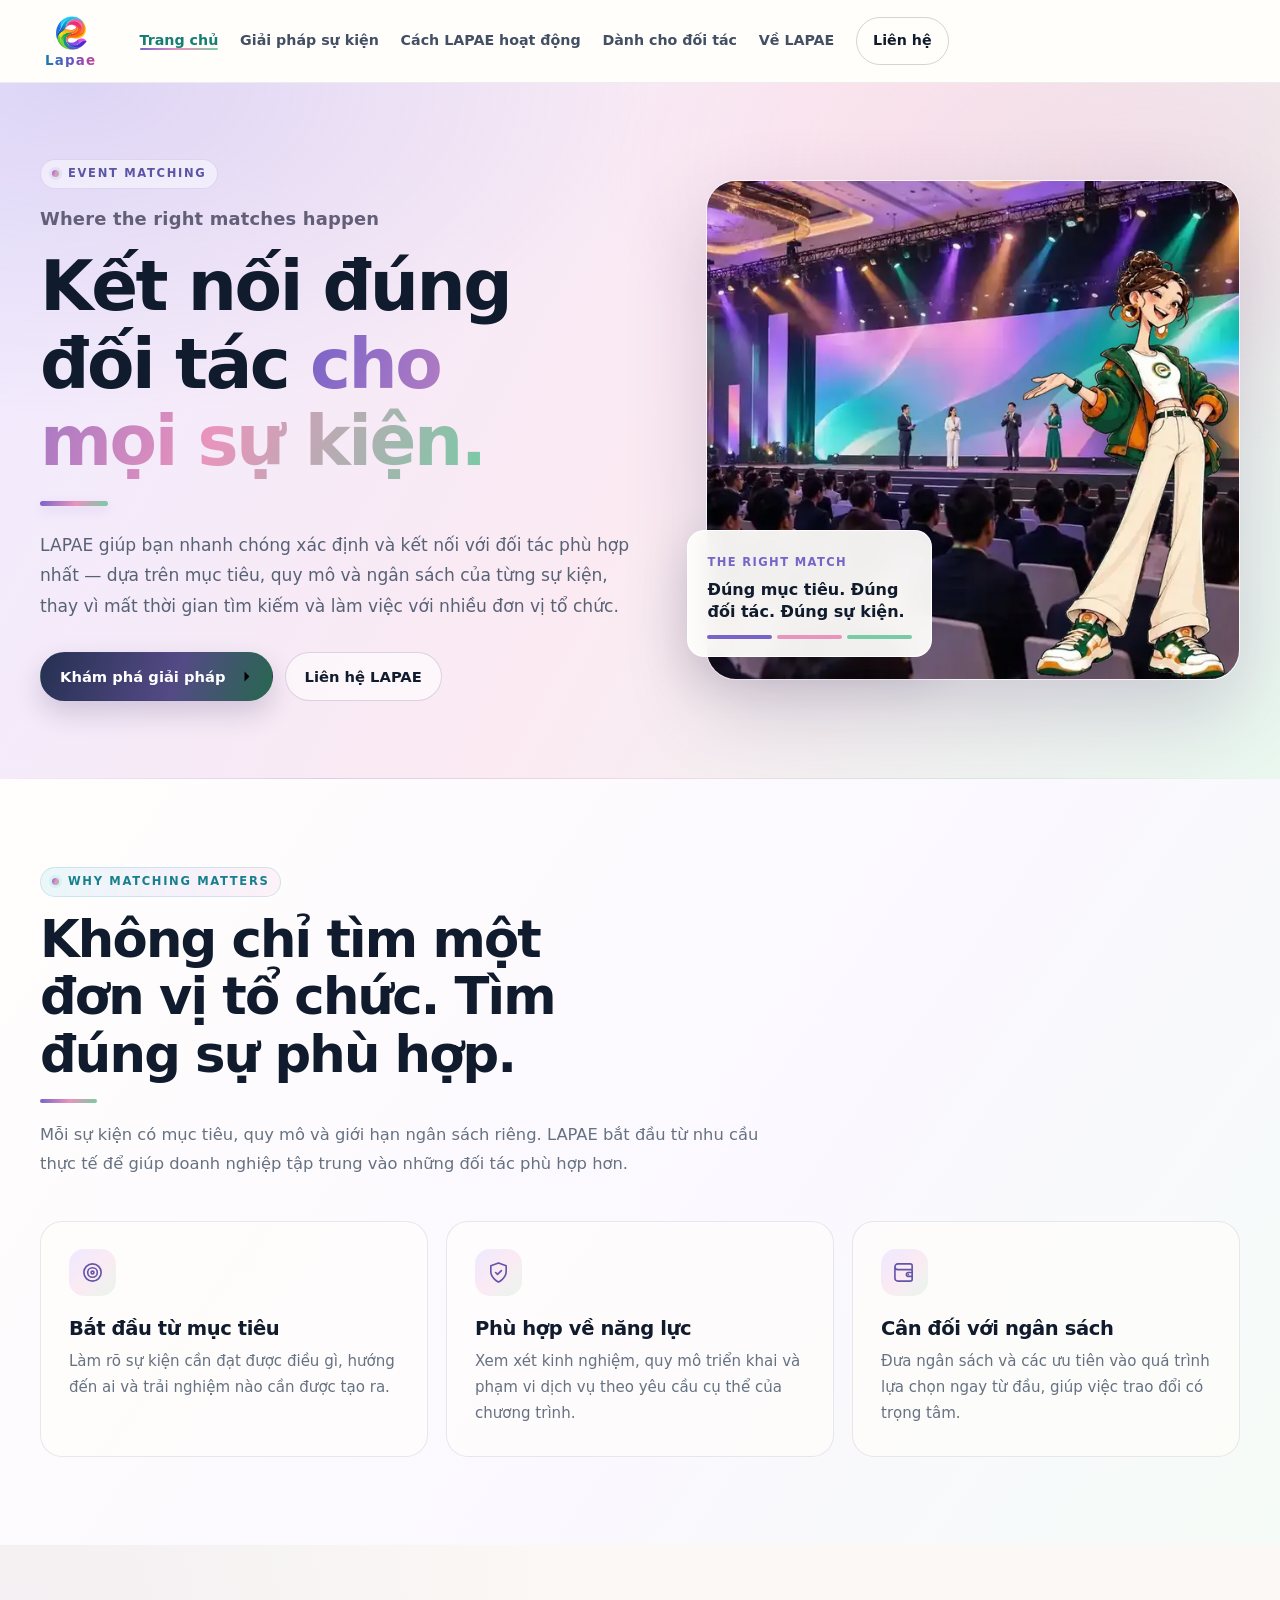
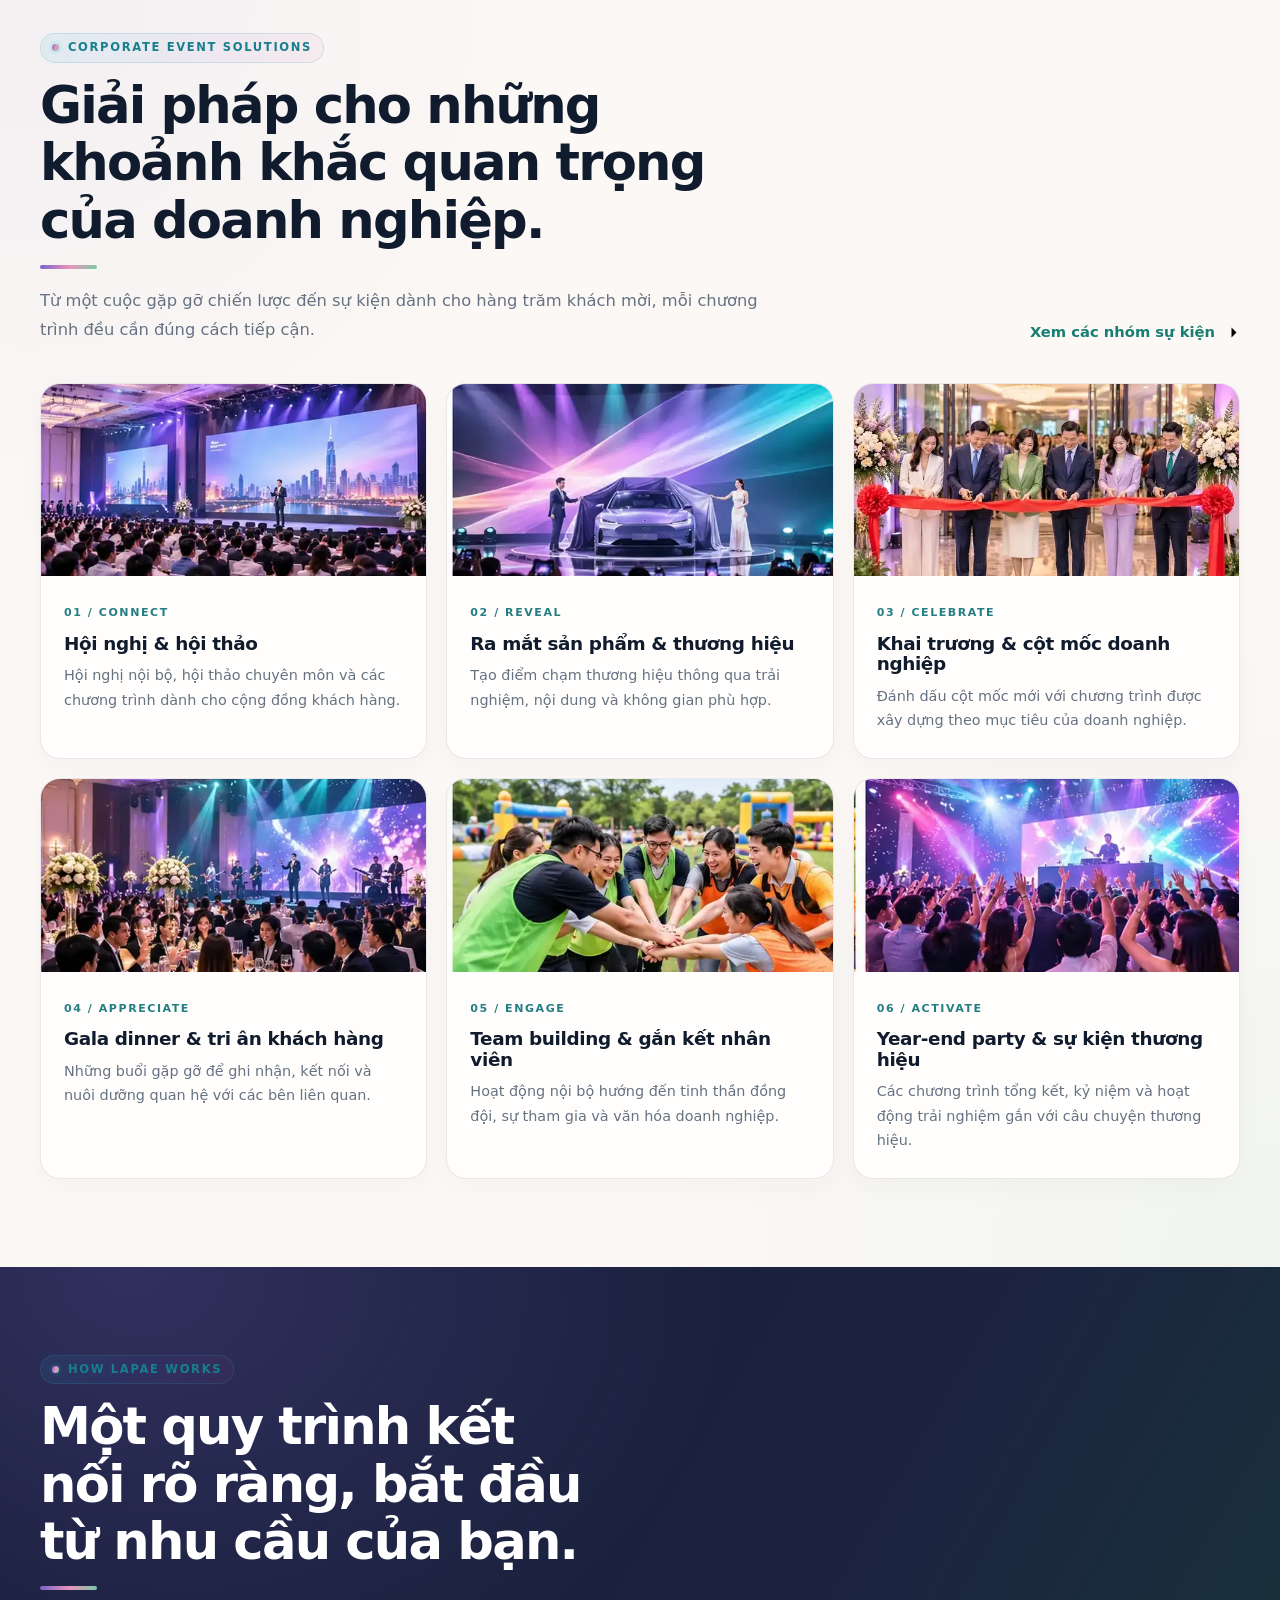
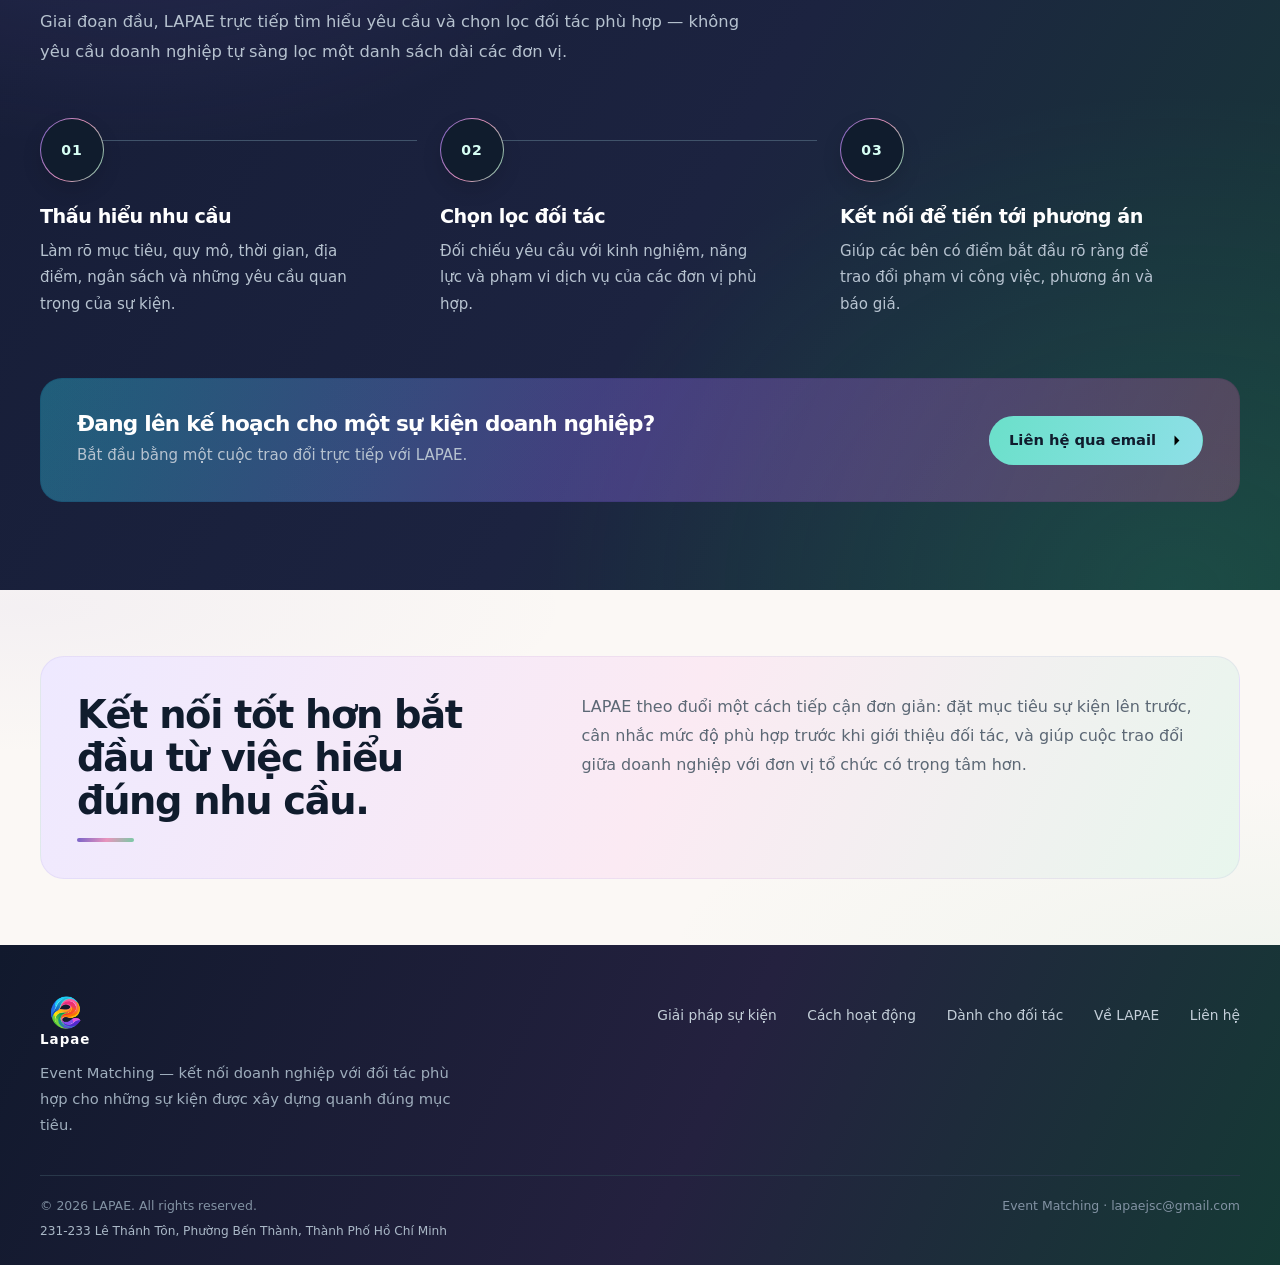
<file: index.html>
<!doctype html><html lang="vi"><head><meta charset="utf-8"><meta name="viewport" content="width=device-width, initial-scale=1"><meta name="theme-color" content="#F3EDF8"><meta name="description" content="LAPAE — Event Matching. Kết nối doanh nghiệp với đối tác phù hợp cho hội nghị, ra mắt sản phẩm, gala dinner và các sự kiện doanh nghiệp."><title>Trang chủ | LAPAE — Event Matching</title><link rel="canonical" href="https://lapae.net/"><link rel="icon" type="image/png" sizes="64x64" href="assets/images/favicon-64.png"><link rel="apple-touch-icon" href="assets/images/favicon-192.png"><link rel="stylesheet" href="assets/css/styles.css"></head><body id="top"><a class="skip-link" href="#main">Bỏ qua điều hướng</a><header class="site-header"><div class="container header-inner"><a class="brand" href="index.html#top" aria-label="LAPAE — về đầu trang chủ"><span class="brand-word">Lapae</span><img class="brand-mark" src="assets/images/lapae-e-logo.png" alt="Biểu tượng e nhiều màu của LAPAE" width="43" height="43"></a><button class="menu-toggle" type="button" aria-label="Mở menu" aria-expanded="false" aria-controls="site-nav"><svg viewBox="0 0 24 24" fill="none" stroke="currentColor" stroke-width="1.7" stroke-linecap="round" aria-hidden="true"><path d="M4 7h16M4 12h16M4 17h16"/></svg></button><nav class="site-nav" id="site-nav" aria-label="Điều hướng chính"><a class="nav-link" href="index.html" aria-current="page">Trang chủ</a><a class="nav-link" href="solutions.html">Giải pháp sự kiện</a><a class="nav-link" href="how-it-works.html">Cách LAPAE hoạt động</a><a class="nav-link" href="organizers.html">Dành cho đối tác</a><a class="nav-link" href="about.html">Về LAPAE</a><a class="nav-link nav-contact" href="contact.html">Liên hệ</a></nav></div></header><main id="main">
<section class="hero"><div class="container hero-grid"><div class="hero-text"><div class="eyebrow">Event Matching</div><p class="hero-tagline">Where the right matches happen</p><h1>Kết nối đúng đối tác <em>cho mọi sự kiện.</em></h1><p class="hero-copy">LAPAE giúp bạn nhanh chóng xác định và kết nối với đối tác phù hợp nhất — dựa trên mục tiêu, quy mô và ngân sách của từng sự kiện, thay vì mất thời gian tìm kiếm và làm việc với nhiều đơn vị tổ chức.</p><div class="hero-actions"><a class="btn btn-primary" href="solutions.html">Khám phá giải pháp <svg viewBox="0 0 24 24" aria-hidden="true"><path d="M5 12h14"/><path d="m12 5 7 7-7 7"/></svg></a><a class="btn btn-secondary" href="contact.html">Liên hệ LAPAE</a></div></div><div class="hero-visual"><div class="hero-art-wrap"><img class="hero-art" src="assets/images/hero-event-photo.webp" alt="Khung cảnh hội nghị doanh nghiệp tại trung tâm hội nghị, sân khấu LED và khách mời tham dự" width="1360" height="1024" fetchpriority="high"><img class="hero-sassy" src="assets/images/sassy/sassy-full-body.webp" alt="" aria-hidden="true" width="502" height="1012" fetchpriority="high"></div><div class="hero-note"><span class="hero-note-label">The right match</span><strong>Đúng mục tiêu. Đúng đối tác. Đúng sự kiện.</strong><div class="hero-note-line"><span></span><span></span><span></span></div></div></div></div></section>
<section class="section section-white"><div class="container"><div class="section-heading"><div class="eyebrow">Why matching matters</div><h2>Không chỉ tìm một đơn vị tổ chức. Tìm đúng sự phù hợp.</h2><p>Mỗi sự kiện có mục tiêu, quy mô và giới hạn ngân sách riêng. LAPAE bắt đầu từ nhu cầu thực tế để giúp doanh nghiệp tập trung vào những đối tác phù hợp hơn.</p></div><div class="value-grid"><article class="value-card"><div class="icon-box"><svg viewBox="0 0 24 24" aria-hidden="true"><circle cx="12" cy="12" r="9"/><circle cx="12" cy="12" r="5"/><circle cx="12" cy="12" r="1.5"/></svg></div><h3>Bắt đầu từ mục tiêu</h3><p>Làm rõ sự kiện cần đạt được điều gì, hướng đến ai và trải nghiệm nào cần được tạo ra.</p></article><article class="value-card"><div class="icon-box"><svg viewBox="0 0 24 24" aria-hidden="true"><path d="M12 22s8-4 8-11V5l-8-3-8 3v6c0 7 8 11 8 11Z"/><path d="m9 12 2 2 4-4"/></svg></div><h3>Phù hợp về năng lực</h3><p>Xem xét kinh nghiệm, quy mô triển khai và phạm vi dịch vụ theo yêu cầu cụ thể của chương trình.</p></article><article class="value-card"><div class="icon-box"><svg viewBox="0 0 24 24" aria-hidden="true"><path d="M20 8V5a2 2 0 0 0-2-2H5a3 3 0 0 0 0 6h15v10a2 2 0 0 1-2 2H5a3 3 0 0 1-3-3V6"/><path d="M20 12h-4a2 2 0 0 0 0 4h4"/><path d="M16 14h.01"/></svg></div><h3>Cân đối với ngân sách</h3><p>Đưa ngân sách và các ưu tiên vào quá trình lựa chọn ngay từ đầu, giúp việc trao đổi có trọng tâm.</p></article></div></div></section>
<section class="section"><div class="container"><div class="section-topline"><div class="section-heading"><div class="eyebrow">Corporate event solutions</div><h2>Giải pháp cho những khoảnh khắc quan trọng của doanh nghiệp.</h2><p>Từ một cuộc gặp gỡ chiến lược đến sự kiện dành cho hàng trăm khách mời, mỗi chương trình đều cần đúng cách tiếp cận.</p></div><a class="text-link" href="solutions.html">Xem các nhóm sự kiện <svg viewBox="0 0 24 24" aria-hidden="true"><path d="M5 12h14"/><path d="m12 5 7 7-7 7"/></svg></a></div><div class="solution-grid">
<article class="solution-card"><img class="solution-art" src="assets/images/event-categories/conference-workshop.webp" alt="Hội nghị doanh nghiệp với sân khấu LED và khách tham dự" width="1280" height="720" decoding="async" loading="lazy"><div class="solution-copy"><span class="solution-kicker">01 / Connect</span><h3>Hội nghị & hội thảo</h3><p>Hội nghị nội bộ, hội thảo chuyên môn và các chương trình dành cho cộng đồng khách hàng.</p></div></article>
<article class="solution-card"><img class="solution-art" src="assets/images/event-categories/product-launch.webp" alt="Sự kiện ra mắt sản phẩm với sân khấu trình diễn và sản phẩm được giới thiệu" width="1280" height="720" decoding="async" loading="lazy"><div class="solution-copy"><span class="solution-kicker">02 / Reveal</span><h3>Ra mắt sản phẩm & thương hiệu</h3><p>Tạo điểm chạm thương hiệu thông qua trải nghiệm, nội dung và không gian phù hợp.</p></div></article>
<article class="solution-card"><img class="solution-art" src="assets/images/event-categories/opening-ceremony.webp" alt="Lễ khai trương doanh nghiệp với nghi thức cắt băng khánh thành" width="1280" height="720" decoding="async" loading="lazy"><div class="solution-copy"><span class="solution-kicker">03 / Celebrate</span><h3>Khai trương & cột mốc doanh nghiệp</h3><p>Đánh dấu cột mốc mới với chương trình được xây dựng theo mục tiêu của doanh nghiệp.</p></div></article>
<article class="solution-card"><img class="solution-art" src="assets/images/event-categories/gala-dinner.webp" alt="Gala dinner doanh nghiệp với sân khấu biểu diễn và bàn tiệc" width="1280" height="720" decoding="async" loading="lazy"><div class="solution-copy"><span class="solution-kicker">04 / Appreciate</span><h3>Gala dinner & tri ân khách hàng</h3><p>Những buổi gặp gỡ để ghi nhận, kết nối và nuôi dưỡng quan hệ với các bên liên quan.</p></div></article>
<article class="solution-card"><img class="solution-art" src="assets/images/event-categories/team-building.webp" alt="Đội ngũ nhân viên cùng tham gia hoạt động team building ngoài trời" width="1280" height="720" decoding="async" loading="lazy"><div class="solution-copy"><span class="solution-kicker">05 / Engage</span><h3>Team building & gắn kết nhân viên</h3><p>Hoạt động nội bộ hướng đến tinh thần đồng đội, sự tham gia và văn hóa doanh nghiệp.</p></div></article>
<article class="solution-card"><img class="solution-art" src="assets/images/event-categories/year-end-party.webp" alt="Sự kiện tổng kết cuối năm với sân khấu ánh sáng và khán giả" width="1280" height="720" decoding="async" loading="lazy"><div class="solution-copy"><span class="solution-kicker">06 / Activate</span><h3>Year-end party & sự kiện thương hiệu</h3><p>Các chương trình tổng kết, kỷ niệm và hoạt động trải nghiệm gắn với câu chuyện thương hiệu.</p></div></article>
</div></div></section>
<section class="section section-dark"><div class="container"><div class="section-heading"><div class="eyebrow">How LAPAE works</div><h2>Một quy trình kết nối rõ ràng, bắt đầu từ nhu cầu của bạn.</h2><p>Giai đoạn đầu, LAPAE trực tiếp tìm hiểu yêu cầu và chọn lọc đối tác phù hợp — không yêu cầu doanh nghiệp tự sàng lọc một danh sách dài các đơn vị.</p></div><div class="process-grid"><article class="process-step"><div class="step-number">01</div><h3>Thấu hiểu nhu cầu</h3><p>Làm rõ mục tiêu, quy mô, thời gian, địa điểm, ngân sách và những yêu cầu quan trọng của sự kiện.</p></article><article class="process-step"><div class="step-number">02</div><h3>Chọn lọc đối tác</h3><p>Đối chiếu yêu cầu với kinh nghiệm, năng lực và phạm vi dịch vụ của các đơn vị phù hợp.</p></article><article class="process-step"><div class="step-number">03</div><h3>Kết nối để tiến tới phương án</h3><p>Giúp các bên có điểm bắt đầu rõ ràng để trao đổi phạm vi công việc, phương án và báo giá.</p></article></div><div style="height:48px"></div><div class="dark-cta"><div><h3>Đang lên kế hoạch cho một sự kiện doanh nghiệp?</h3><p>Bắt đầu bằng một cuộc trao đổi trực tiếp với LAPAE.</p></div><a class="btn" href="mailto:lapaejsc@gmail.com?subject=Trao%20%C4%91%E1%BB%95i%20v%E1%BB%81%20s%E1%BB%B1%20ki%E1%BB%87n%20doanh%20nghi%E1%BB%87p">Liên hệ qua email <svg viewBox="0 0 24 24" aria-hidden="true"><path d="M5 12h14"/><path d="m12 5 7 7-7 7"/></svg></a></div></div></section>
<section class="section section-tight"><div class="container"><div class="note-band"><h2>Kết nối tốt hơn bắt đầu từ việc hiểu đúng nhu cầu.</h2><p>LAPAE theo đuổi một cách tiếp cận đơn giản: đặt mục tiêu sự kiện lên trước, cân nhắc mức độ phù hợp trước khi giới thiệu đối tác, và giúp cuộc trao đổi giữa doanh nghiệp với đơn vị tổ chức có trọng tâm hơn.</p></div></div></section>
</main><footer class="site-footer"><div class="container"><div class="footer-top"><div><a class="footer-brand" href="index.html#top" aria-label="LAPAE — về đầu trang chủ"><span class="brand-word">Lapae</span><img class="brand-mark" src="assets/images/lapae-e-logo.png" alt="" width="38" height="38"></a><p class="footer-blurb">Event Matching — kết nối doanh nghiệp với đối tác phù hợp cho những sự kiện được xây dựng quanh đúng mục tiêu.</p></div><nav class="footer-links" aria-label="Điều hướng cuối trang"><a href="solutions.html">Giải pháp sự kiện</a><a href="how-it-works.html">Cách hoạt động</a><a href="organizers.html">Dành cho đối tác</a><a href="about.html">Về LAPAE</a><a href="contact.html">Liên hệ</a></nav></div><div class="footer-bottom"><div class="footer-legal"><span>© 2026 LAPAE. All rights reserved.</span><address class="footer-address">231-233 Lê Thánh Tôn, Phường Bến Thành, Thành Phố Hồ Chí Minh</address></div><span>Event Matching · <a href="mailto:lapaejsc@gmail.com">lapaejsc@gmail.com</a></span></div></div></footer><script src="assets/js/main.js" defer></script></body></html>
</file>
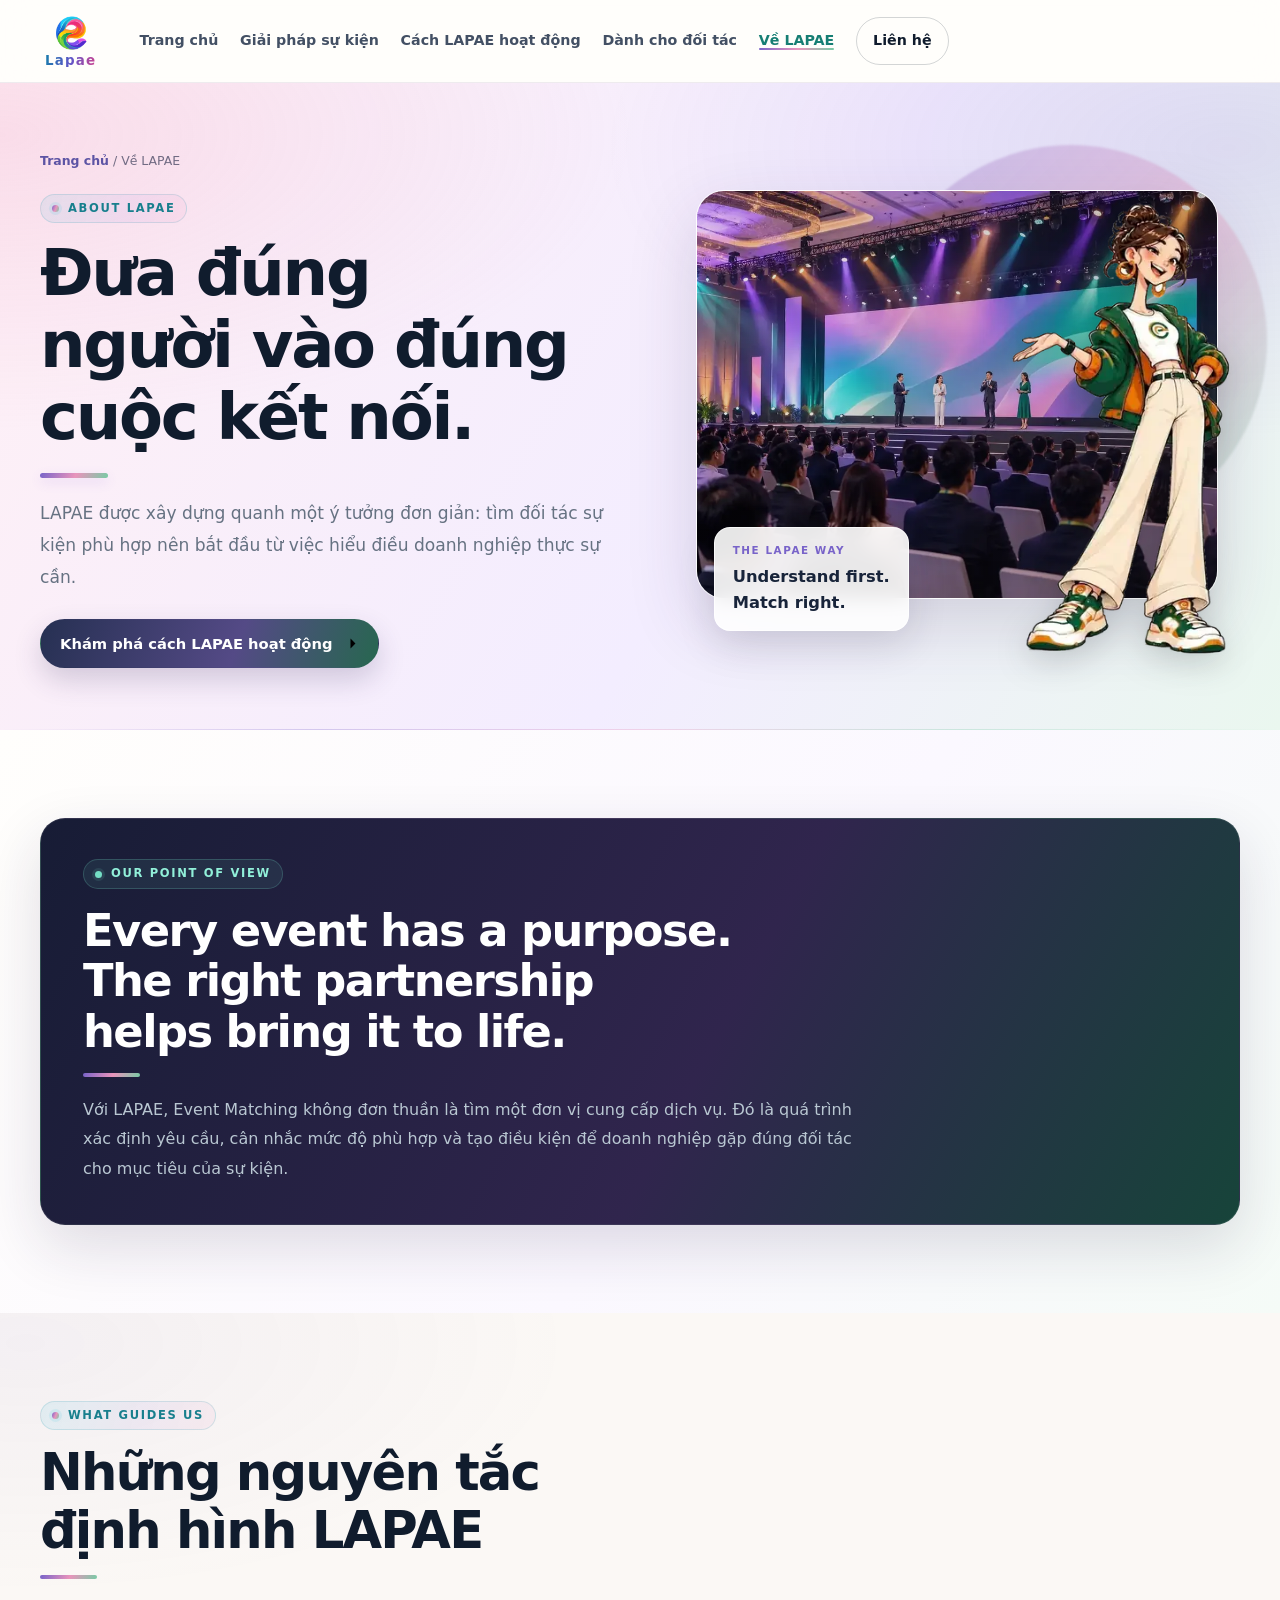
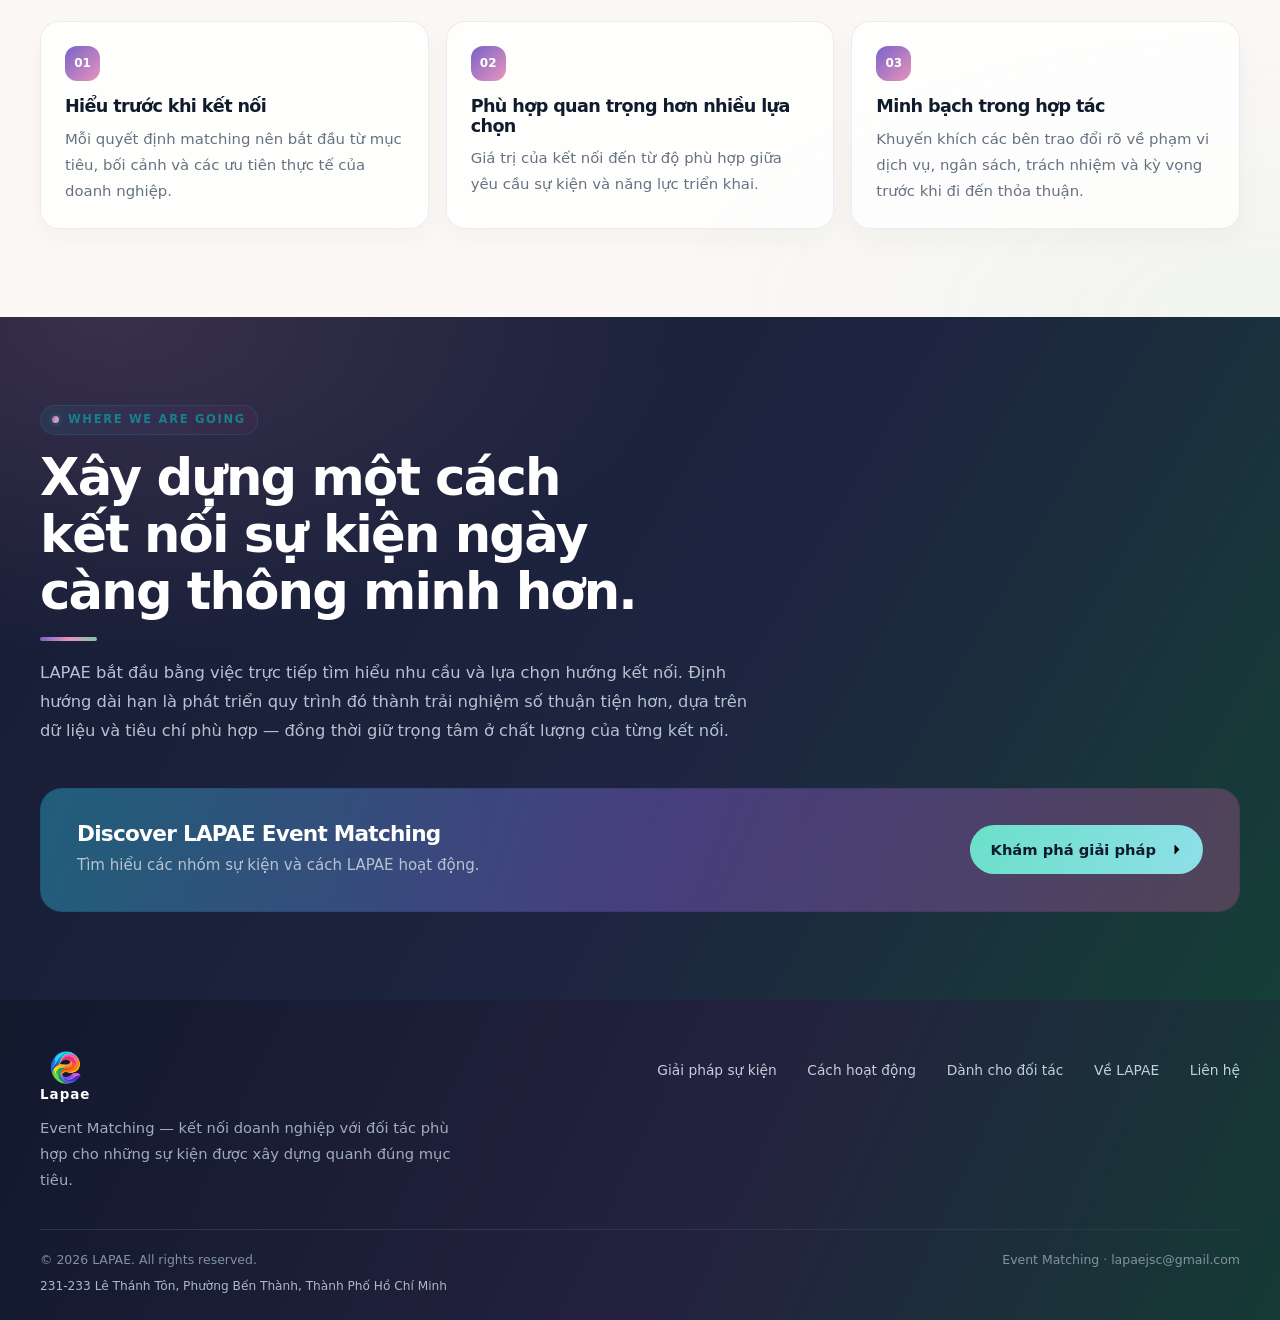
<file: about.html>
<!doctype html><html lang="vi"><head><meta charset="utf-8"><meta name="viewport" content="width=device-width, initial-scale=1"><meta name="theme-color" content="#F1ECFF"><meta name="description" content="Tìm hiểu định hướng Event Matching của LAPAE: bắt đầu từ mục tiêu sự kiện, ưu tiên mức độ phù hợp và tạo kết nối rõ ràng giữa doanh nghiệp với Organizer."><title>Về LAPAE | LAPAE — Event Matching</title><link rel="canonical" href="https://lapae.net/about.html"><link rel="icon" type="image/png" sizes="64x64" href="assets/images/favicon-64.png"><link rel="apple-touch-icon" href="assets/images/favicon-192.png"><link rel="stylesheet" href="assets/css/styles.css"></head><body id="top"><a class="skip-link" href="#main">Bỏ qua điều hướng</a><header class="site-header"><div class="container header-inner"><a class="brand" href="index.html#top" aria-label="LAPAE — về đầu trang chủ"><span class="brand-word">Lapae</span><img class="brand-mark" src="assets/images/lapae-e-logo.png" alt="Biểu tượng e nhiều màu của LAPAE" width="43" height="43"></a><button class="menu-toggle" type="button" aria-label="Mở menu" aria-expanded="false" aria-controls="site-nav"><svg viewBox="0 0 24 24" fill="none" stroke="currentColor" stroke-width="1.7" stroke-linecap="round" aria-hidden="true"><path d="M4 7h16M4 12h16M4 17h16"/></svg></button><nav class="site-nav" id="site-nav" aria-label="Điều hướng chính"><a class="nav-link" href="index.html">Trang chủ</a><a class="nav-link" href="solutions.html">Giải pháp sự kiện</a><a class="nav-link" href="how-it-works.html">Cách LAPAE hoạt động</a><a class="nav-link" href="organizers.html">Dành cho đối tác</a><a class="nav-link" href="about.html" aria-current="page">Về LAPAE</a><a class="nav-link nav-contact" href="contact.html">Liên hệ</a></nav></div></header><main id="main">
<section class="page-hero page-hero--about">
  <div class="container page-hero-grid page-hero-grid--photo">
    <div class="page-hero-copy">
      <div class="breadcrumb"><a href="index.html">Trang chủ</a> / Về LAPAE</div>
      <div class="eyebrow">About LAPAE</div>
      <h1>Đưa đúng người vào đúng cuộc kết nối.</h1>
      <p>LAPAE được xây dựng quanh một ý tưởng đơn giản: tìm đối tác sự kiện phù hợp nên bắt đầu từ việc hiểu điều doanh nghiệp thực sự cần.</p>
      <div class="hero-actions page-hero-actions"><a class="btn btn-primary" href="how-it-works.html">Khám phá cách LAPAE hoạt động <svg viewBox="0 0 24 24" aria-hidden="true"><path d="M5 12h14"/><path d="m12 5 7 7-7 7"/></svg></a></div>
    </div>
    <div class="page-visual page-visual--about about-visual">
      <div class="about-visual-photo"><img src="assets/images/event-visuals/organizer-conference.webp" alt="Khách mời và diễn giả gặp gỡ tại sự kiện doanh nghiệp" width="1500" height="1000" loading="lazy"></div>
      <div class="about-visual-orbit"></div>
      <img class="about-sassy" src="assets/images/sassy/sassy-full-body.webp" alt="Sassy, người bạn đồng hành của LAPAE" loading="lazy" width="502" height="1012">
      <div class="about-visual-tag"><span>THE LAPAE WAY</span><strong>Understand first.<br>Match right.</strong></div>
    </div>
  </div>
</section>
<section class="section section-white"><div class="container"><div class="about-statement about-statement--refresh"><div class="eyebrow">Our point of view</div><h2>Every event has a purpose. The right partnership helps bring it to life.</h2><p>Với LAPAE, Event Matching không đơn thuần là tìm một đơn vị cung cấp dịch vụ. Đó là quá trình xác định yêu cầu, cân nhắc mức độ phù hợp và tạo điều kiện để doanh nghiệp gặp đúng đối tác cho mục tiêu của sự kiện.</p></div></div></section>
<section class="section about-values-section"><div class="container"><div class="section-heading"><div class="eyebrow">What guides us</div><h2>Những nguyên tắc định hình LAPAE</h2></div><div class="about-values about-values--cards"><article class="about-value"><span class="value-index">01</span><h3>Hiểu trước khi kết nối</h3><p>Mỗi quyết định matching nên bắt đầu từ mục tiêu, bối cảnh và các ưu tiên thực tế của doanh nghiệp.</p></article><article class="about-value"><span class="value-index">02</span><h3>Phù hợp quan trọng hơn nhiều lựa chọn</h3><p>Giá trị của kết nối đến từ độ phù hợp giữa yêu cầu sự kiện và năng lực triển khai.</p></article><article class="about-value"><span class="value-index">03</span><h3>Minh bạch trong hợp tác</h3><p>Khuyến khích các bên trao đổi rõ về phạm vi dịch vụ, ngân sách, trách nhiệm và kỳ vọng trước khi đi đến thỏa thuận.</p></article></div></div></section>
<section class="section section-dark about-direction-section"><div class="container"><div class="section-heading"><div class="eyebrow">Where we are going</div><h2>Xây dựng một cách kết nối sự kiện ngày càng thông minh hơn.</h2><p>LAPAE bắt đầu bằng việc trực tiếp tìm hiểu nhu cầu và lựa chọn hướng kết nối. Định hướng dài hạn là phát triển quy trình đó thành trải nghiệm số thuận tiện hơn, dựa trên dữ liệu và tiêu chí phù hợp — đồng thời giữ trọng tâm ở chất lượng của từng kết nối.</p></div><div class="dark-cta"><div><h3>Discover LAPAE Event Matching</h3><p>Tìm hiểu các nhóm sự kiện và cách LAPAE hoạt động.</p></div><a class="btn" href="solutions.html">Khám phá giải pháp <svg viewBox="0 0 24 24" aria-hidden="true"><path d="M5 12h14"/><path d="m12 5 7 7-7 7"/></svg></a></div></div></section>
</main><footer class="site-footer"><div class="container"><div class="footer-top"><div><a class="footer-brand" href="index.html#top" aria-label="LAPAE — về đầu trang chủ"><span class="brand-word">Lapae</span><img class="brand-mark" src="assets/images/lapae-e-logo.png" alt="" width="38" height="38"></a><p class="footer-blurb">Event Matching — kết nối doanh nghiệp với đối tác phù hợp cho những sự kiện được xây dựng quanh đúng mục tiêu.</p></div><nav class="footer-links" aria-label="Điều hướng cuối trang"><a href="solutions.html">Giải pháp sự kiện</a><a href="how-it-works.html">Cách hoạt động</a><a href="organizers.html">Dành cho đối tác</a><a href="about.html">Về LAPAE</a><a href="contact.html">Liên hệ</a></nav></div><div class="footer-bottom"><div class="footer-legal"><span>© 2026 LAPAE. All rights reserved.</span><address class="footer-address">231-233 Lê Thánh Tôn, Phường Bến Thành, Thành Phố Hồ Chí Minh</address></div><span>Event Matching · <a href="mailto:lapaejsc@gmail.com">lapaejsc@gmail.com</a></span></div></div></footer><script src="assets/js/main.js" defer></script></body></html>
</file>
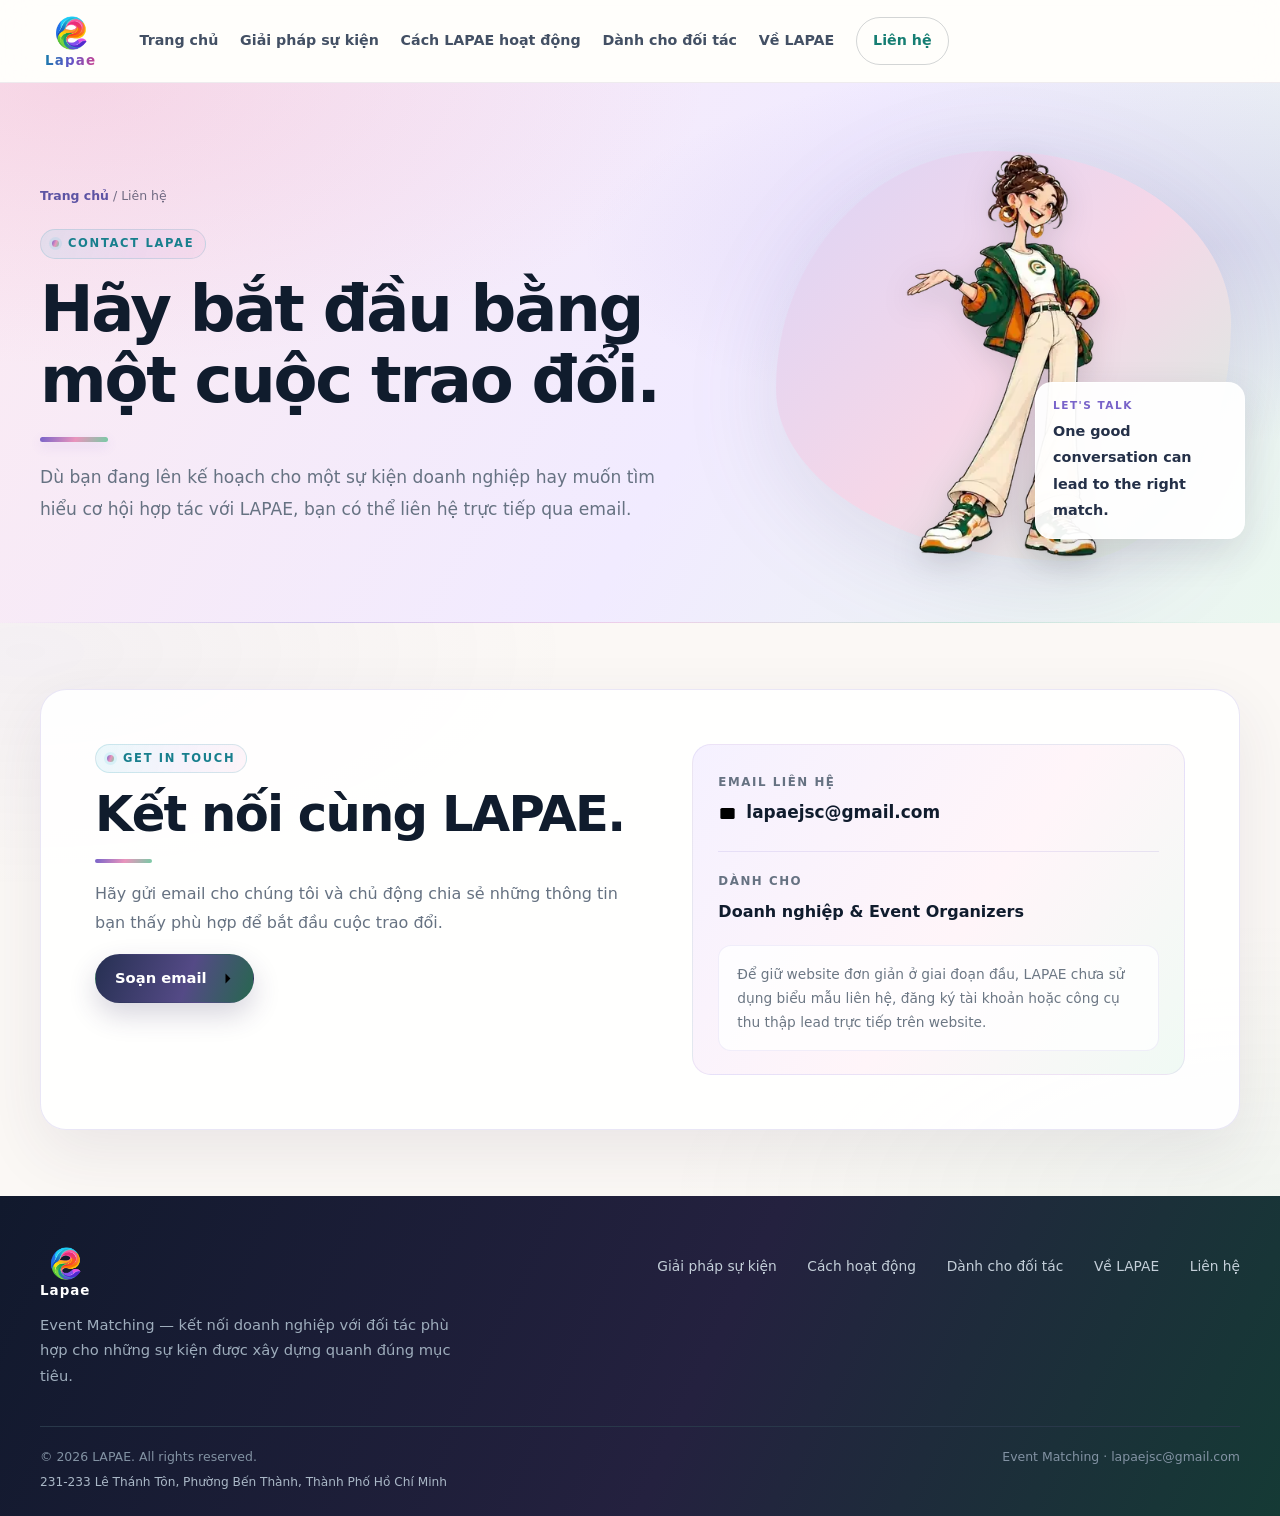
<file: contact.html>
<!doctype html><html lang="vi"><head><meta charset="utf-8"><meta name="viewport" content="width=device-width, initial-scale=1"><meta name="theme-color" content="#F1ECFF"><meta name="description" content="Liên hệ trực tiếp với LAPAE về nhu cầu sự kiện doanh nghiệp hoặc cơ hội hợp tác cùng mạng lưới Event Organizer."><title>Liên hệ | LAPAE — Event Matching</title><link rel="canonical" href="https://lapae.net/contact.html"><link rel="icon" type="image/png" sizes="64x64" href="assets/images/favicon-64.png"><link rel="apple-touch-icon" href="assets/images/favicon-192.png"><link rel="stylesheet" href="assets/css/styles.css"></head><body id="top"><a class="skip-link" href="#main">Bỏ qua điều hướng</a><header class="site-header"><div class="container header-inner"><a class="brand" href="index.html#top" aria-label="LAPAE — về đầu trang chủ"><span class="brand-word">Lapae</span><img class="brand-mark" src="assets/images/lapae-e-logo.png" alt="Biểu tượng e nhiều màu của LAPAE" width="43" height="43"></a><button class="menu-toggle" type="button" aria-label="Mở menu" aria-expanded="false" aria-controls="site-nav"><svg viewBox="0 0 24 24" fill="none" stroke="currentColor" stroke-width="1.7" stroke-linecap="round" aria-hidden="true"><path d="M4 7h16M4 12h16M4 17h16"/></svg></button><nav class="site-nav" id="site-nav" aria-label="Điều hướng chính"><a class="nav-link" href="index.html">Trang chủ</a><a class="nav-link" href="solutions.html">Giải pháp sự kiện</a><a class="nav-link" href="how-it-works.html">Cách LAPAE hoạt động</a><a class="nav-link" href="organizers.html">Dành cho đối tác</a><a class="nav-link" href="about.html">Về LAPAE</a><a class="nav-link nav-contact" href="contact.html" aria-current="page">Liên hệ</a></nav></div></header><main id="main">
<section class="page-hero page-hero--contact">
  <div class="container page-hero-grid page-hero-grid--contact">
    <div class="page-hero-copy">
      <div class="breadcrumb"><a href="index.html">Trang chủ</a> / Liên hệ</div>
      <div class="eyebrow">Contact LAPAE</div>
      <h1>Hãy bắt đầu bằng một cuộc trao đổi.</h1>
      <p>Dù bạn đang lên kế hoạch cho một sự kiện doanh nghiệp hay muốn tìm hiểu cơ hội hợp tác với LAPAE, bạn có thể liên hệ trực tiếp qua email.</p>
    </div>
    <div class="contact-hero-visual">
      <div class="contact-gradient-orb"></div>
      <img src="assets/images/sassy/sassy-full-body.webp" alt="Sassy chào đón bạn liên hệ với LAPAE" width="502" height="1012" loading="lazy">
      <div class="contact-hero-note"><span>LET'S TALK</span><strong>One good conversation can lead to the right match.</strong></div>
    </div>
  </div>
</section>
<section class="section section-tight contact-section-refresh"><div class="container"><div class="contact-card contact-card--refresh">
  <div class="contact-card-copy"><div class="eyebrow">Get in touch</div><h2>Kết nối cùng LAPAE.</h2><p>Hãy gửi email cho chúng tôi và chủ động chia sẻ những thông tin bạn thấy phù hợp để bắt đầu cuộc trao đổi.</p><a class="btn btn-primary" href="mailto:lapaejsc@gmail.com?subject=Li%C3%AAn%20h%E1%BB%87%20LAPAE">Soạn email <svg viewBox="0 0 24 24" aria-hidden="true"><path d="M5 12h14"/><path d="m12 5 7 7-7 7"/></svg></a></div>
  <div class="contact-details"><div class="contact-method"><div class="contact-label">Email liên hệ</div><a class="contact-value" href="mailto:lapaejsc@gmail.com"><svg viewBox="0 0 24 24" aria-hidden="true"><rect x="3" y="5" width="18" height="14" rx="2"/><path d="m3 7 9 6 9-6"/></svg> lapaejsc@gmail.com</a></div><div class="contact-method"><div class="contact-label">Dành cho</div><div class="contact-value" style="font-size:1rem">Doanh nghiệp & Event Organizers</div></div><div class="contact-note">Để giữ website đơn giản ở giai đoạn đầu, LAPAE chưa sử dụng biểu mẫu liên hệ, đăng ký tài khoản hoặc công cụ thu thập lead trực tiếp trên website.</div></div>
</div></div></section>
</main><footer class="site-footer"><div class="container"><div class="footer-top"><div><a class="footer-brand" href="index.html#top" aria-label="LAPAE — về đầu trang chủ"><span class="brand-word">Lapae</span><img class="brand-mark" src="assets/images/lapae-e-logo.png" alt="" width="38" height="38"></a><p class="footer-blurb">Event Matching — kết nối doanh nghiệp với đối tác phù hợp cho những sự kiện được xây dựng quanh đúng mục tiêu.</p></div><nav class="footer-links" aria-label="Điều hướng cuối trang"><a href="solutions.html">Giải pháp sự kiện</a><a href="how-it-works.html">Cách hoạt động</a><a href="organizers.html">Dành cho đối tác</a><a href="about.html">Về LAPAE</a><a href="contact.html">Liên hệ</a></nav></div><div class="footer-bottom"><div class="footer-legal"><span>© 2026 LAPAE. All rights reserved.</span><address class="footer-address">231-233 Lê Thánh Tôn, Phường Bến Thành, Thành Phố Hồ Chí Minh</address></div><span>Event Matching · <a href="mailto:lapaejsc@gmail.com">lapaejsc@gmail.com</a></span></div></div></footer><script src="assets/js/main.js" defer></script></body></html>
</file>
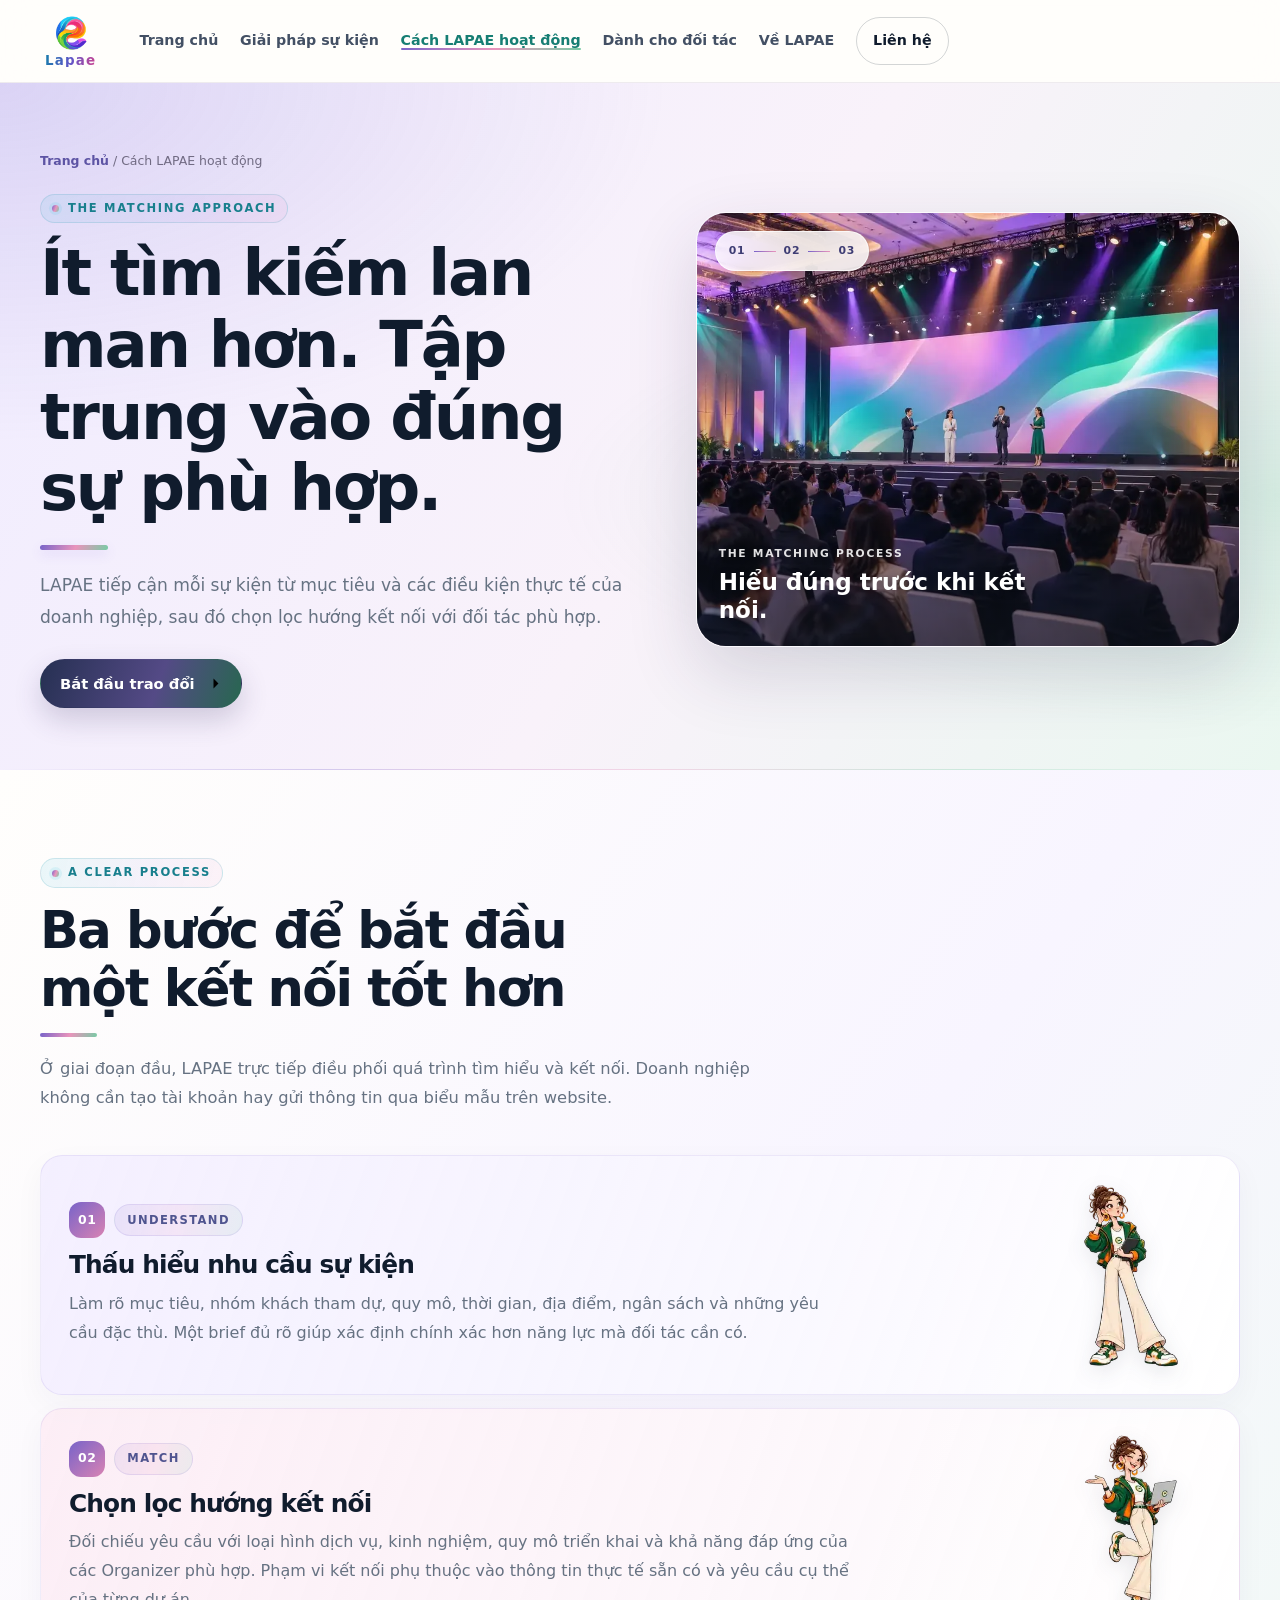
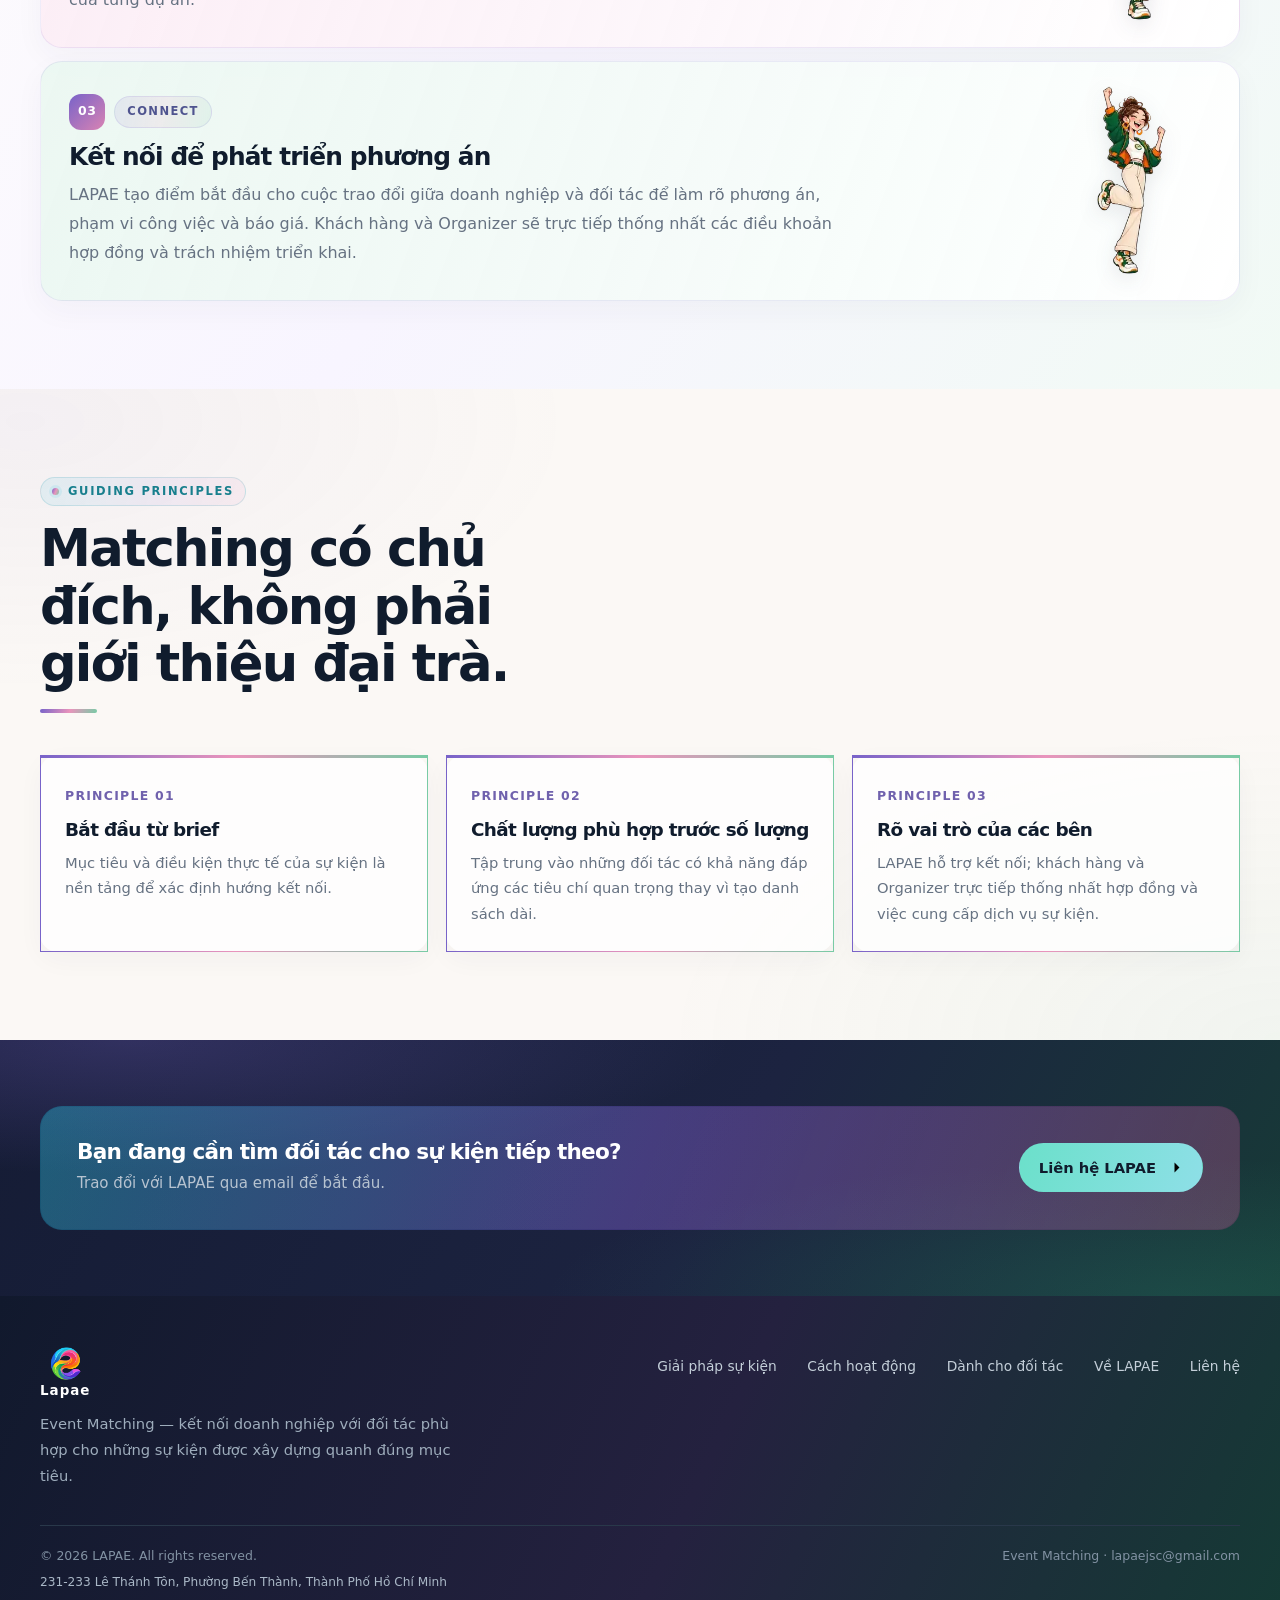
<file: how-it-works.html>
<!doctype html><html lang="vi"><head><meta charset="utf-8"><meta name="viewport" content="width=device-width, initial-scale=1"><meta name="theme-color" content="#F1ECFF"><meta name="description" content="Tìm hiểu cách LAPAE tiếp nhận mục tiêu sự kiện, chọn lọc Organizer phù hợp và kết nối doanh nghiệp với đối tác."><title>Cách LAPAE hoạt động | LAPAE — Event Matching</title><link rel="canonical" href="https://lapae.net/how-it-works.html"><link rel="icon" type="image/png" sizes="64x64" href="assets/images/favicon-64.png"><link rel="apple-touch-icon" href="assets/images/favicon-192.png"><link rel="stylesheet" href="assets/css/styles.css"></head><body id="top"><a class="skip-link" href="#main">Bỏ qua điều hướng</a><header class="site-header"><div class="container header-inner"><a class="brand" href="index.html#top" aria-label="LAPAE — về đầu trang chủ"><span class="brand-word">Lapae</span><img class="brand-mark" src="assets/images/lapae-e-logo.png" alt="Biểu tượng e nhiều màu của LAPAE" width="43" height="43"></a><button class="menu-toggle" type="button" aria-label="Mở menu" aria-expanded="false" aria-controls="site-nav"><svg viewBox="0 0 24 24" fill="none" stroke="currentColor" stroke-width="1.7" stroke-linecap="round" aria-hidden="true"><path d="M4 7h16M4 12h16M4 17h16"/></svg></button><nav class="site-nav" id="site-nav" aria-label="Điều hướng chính"><a class="nav-link" href="index.html">Trang chủ</a><a class="nav-link" href="solutions.html">Giải pháp sự kiện</a><a class="nav-link" href="how-it-works.html" aria-current="page">Cách LAPAE hoạt động</a><a class="nav-link" href="organizers.html">Dành cho đối tác</a><a class="nav-link" href="about.html">Về LAPAE</a><a class="nav-link nav-contact" href="contact.html">Liên hệ</a></nav></div></header><main id="main">
<section class="page-hero page-hero--how">
  <div class="container page-hero-grid page-hero-grid--photo">
    <div class="page-hero-copy">
      <div class="breadcrumb"><a href="index.html">Trang chủ</a> / Cách LAPAE hoạt động</div>
      <div class="eyebrow">The matching approach</div>
      <h1>Ít tìm kiếm lan man hơn. Tập trung vào đúng sự phù hợp.</h1>
      <p>LAPAE tiếp cận mỗi sự kiện từ mục tiêu và các điều kiện thực tế của doanh nghiệp, sau đó chọn lọc hướng kết nối với đối tác phù hợp.</p>
      <div class="hero-actions page-hero-actions"><a class="btn btn-primary" href="contact.html">Bắt đầu trao đổi <svg viewBox="0 0 24 24" aria-hidden="true"><path d="M5 12h14"/><path d="m12 5 7 7-7 7"/></svg></a></div>
    </div>
    <div class="page-visual page-visual--photo page-visual--how">
      <img class="page-photo" src="assets/images/event-visuals/organizer-conference.webp" alt="Doanh nghiệp và khách mời tham dự một chương trình hội nghị" width="1500" height="1000" loading="lazy">
      <div class="page-photo-shade"></div>
      <div class="page-photo-caption"><span>THE MATCHING PROCESS</span><strong>Hiểu đúng trước khi kết nối.</strong></div>
      <div class="matching-orbit"><span>01</span><i></i><span>02</span><i></i><span>03</span></div>
    </div>
  </div>
</section>
<section class="section section-white process-section-refresh">
  <div class="container">
    <div class="section-heading">
      <div class="eyebrow">A clear process</div>
      <h2>Ba bước để bắt đầu một kết nối tốt hơn</h2>
      <p>Ở giai đoạn đầu, LAPAE trực tiếp điều phối quá trình tìm hiểu và kết nối. Doanh nghiệp không cần tạo tài khoản hay gửi thông tin qua biểu mẫu trên website.</p>
    </div>
    <div class="process-detail-list">
      <article class="process-detail process-detail--one"><div class="process-copy"><div class="process-label"><span class="process-count">01</span><span class="process-word">UNDERSTAND</span></div><h2>Thấu hiểu nhu cầu sự kiện</h2><p>Làm rõ mục tiêu, nhóm khách tham dự, quy mô, thời gian, địa điểm, ngân sách và những yêu cầu đặc thù. Một brief đủ rõ giúp xác định chính xác hơn năng lực mà đối tác cần có.</p></div><img class="process-sassy" src="assets/images/sassy/sassy-listening.webp" alt="Sassy chăm chú lắng nghe nhu cầu sự kiện" loading="lazy" width="561" height="1024"></article>
      <article class="process-detail process-detail--two"><div class="process-copy"><div class="process-label"><span class="process-count">02</span><span class="process-word">MATCH</span></div><h2>Chọn lọc hướng kết nối</h2><p>Đối chiếu yêu cầu với loại hình dịch vụ, kinh nghiệm, quy mô triển khai và khả năng đáp ứng của các Organizer phù hợp. Phạm vi kết nối phụ thuộc vào thông tin thực tế sẵn có và yêu cầu cụ thể của từng dự án.</p></div><img class="process-sassy" src="assets/images/sassy/sassy-matching.webp" alt="Sassy tìm kiếm và đối chiếu năng lực đối tác" loading="lazy" width="550" height="1024"></article>
      <article class="process-detail process-detail--three"><div class="process-copy"><div class="process-label"><span class="process-count">03</span><span class="process-word">CONNECT</span></div><h2>Kết nối để phát triển phương án</h2><p>LAPAE tạo điểm bắt đầu cho cuộc trao đổi giữa doanh nghiệp và đối tác để làm rõ phương án, phạm vi công việc và báo giá. Khách hàng và Organizer sẽ trực tiếp thống nhất các điều khoản hợp đồng và trách nhiệm triển khai.</p></div><img class="process-sassy" src="assets/images/sassy/sassy-success.webp" alt="Sassy vui mừng khi kết nối thành công" loading="lazy" width="429" height="1024"></article>
    </div>
  </div>
</section>
<section class="section principles-section-refresh"><div class="container"><div class="section-heading"><div class="eyebrow">Guiding principles</div><h2>Matching có chủ đích, không phải giới thiệu đại trà.</h2></div><div class="principles-grid principles-grid--cards"><article class="principle"><span class="num">PRINCIPLE 01</span><h3>Bắt đầu từ brief</h3><p>Mục tiêu và điều kiện thực tế của sự kiện là nền tảng để xác định hướng kết nối.</p></article><article class="principle"><span class="num">PRINCIPLE 02</span><h3>Chất lượng phù hợp trước số lượng</h3><p>Tập trung vào những đối tác có khả năng đáp ứng các tiêu chí quan trọng thay vì tạo danh sách dài.</p></article><article class="principle"><span class="num">PRINCIPLE 03</span><h3>Rõ vai trò của các bên</h3><p>LAPAE hỗ trợ kết nối; khách hàng và Organizer trực tiếp thống nhất hợp đồng và việc cung cấp dịch vụ sự kiện.</p></article></div></div></section>
<section class="section section-dark section-tight"><div class="container"><div class="dark-cta"><div><h3>Bạn đang cần tìm đối tác cho sự kiện tiếp theo?</h3><p>Trao đổi với LAPAE qua email để bắt đầu.</p></div><a class="btn" href="mailto:lapaejsc@gmail.com?subject=Event%20Matching%20%E2%80%94%20LAPAE">Liên hệ LAPAE <svg viewBox="0 0 24 24" aria-hidden="true"><path d="M5 12h14"/><path d="m12 5 7 7-7 7"/></svg></a></div></div></section>
</main><footer class="site-footer"><div class="container"><div class="footer-top"><div><a class="footer-brand" href="index.html#top" aria-label="LAPAE — về đầu trang chủ"><span class="brand-word">Lapae</span><img class="brand-mark" src="assets/images/lapae-e-logo.png" alt="" width="38" height="38"></a><p class="footer-blurb">Event Matching — kết nối doanh nghiệp với đối tác phù hợp cho những sự kiện được xây dựng quanh đúng mục tiêu.</p></div><nav class="footer-links" aria-label="Điều hướng cuối trang"><a href="solutions.html">Giải pháp sự kiện</a><a href="how-it-works.html">Cách hoạt động</a><a href="organizers.html">Dành cho đối tác</a><a href="about.html">Về LAPAE</a><a href="contact.html">Liên hệ</a></nav></div><div class="footer-bottom"><div class="footer-legal"><span>© 2026 LAPAE. All rights reserved.</span><address class="footer-address">231-233 Lê Thánh Tôn, Phường Bến Thành, Thành Phố Hồ Chí Minh</address></div><span>Event Matching · <a href="mailto:lapaejsc@gmail.com">lapaejsc@gmail.com</a></span></div></div></footer><script src="assets/js/main.js" defer></script></body></html>
</file>
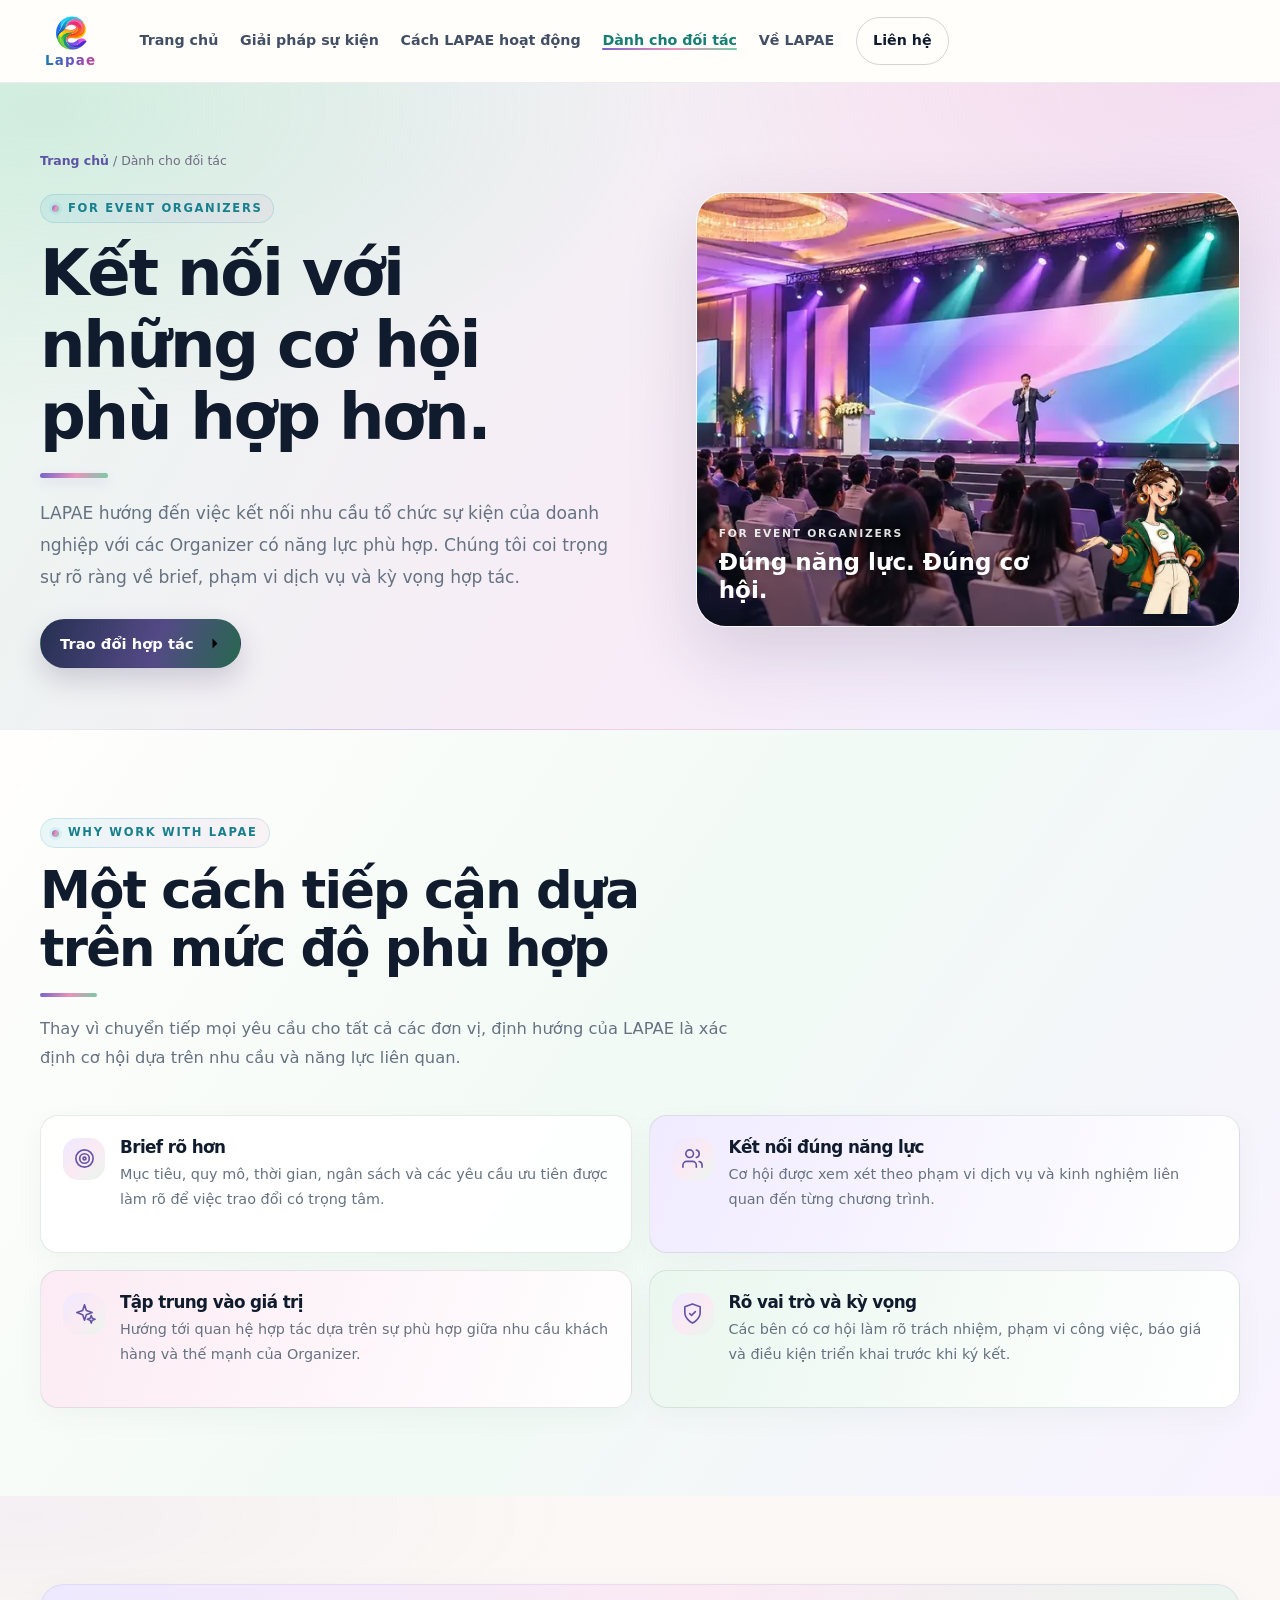
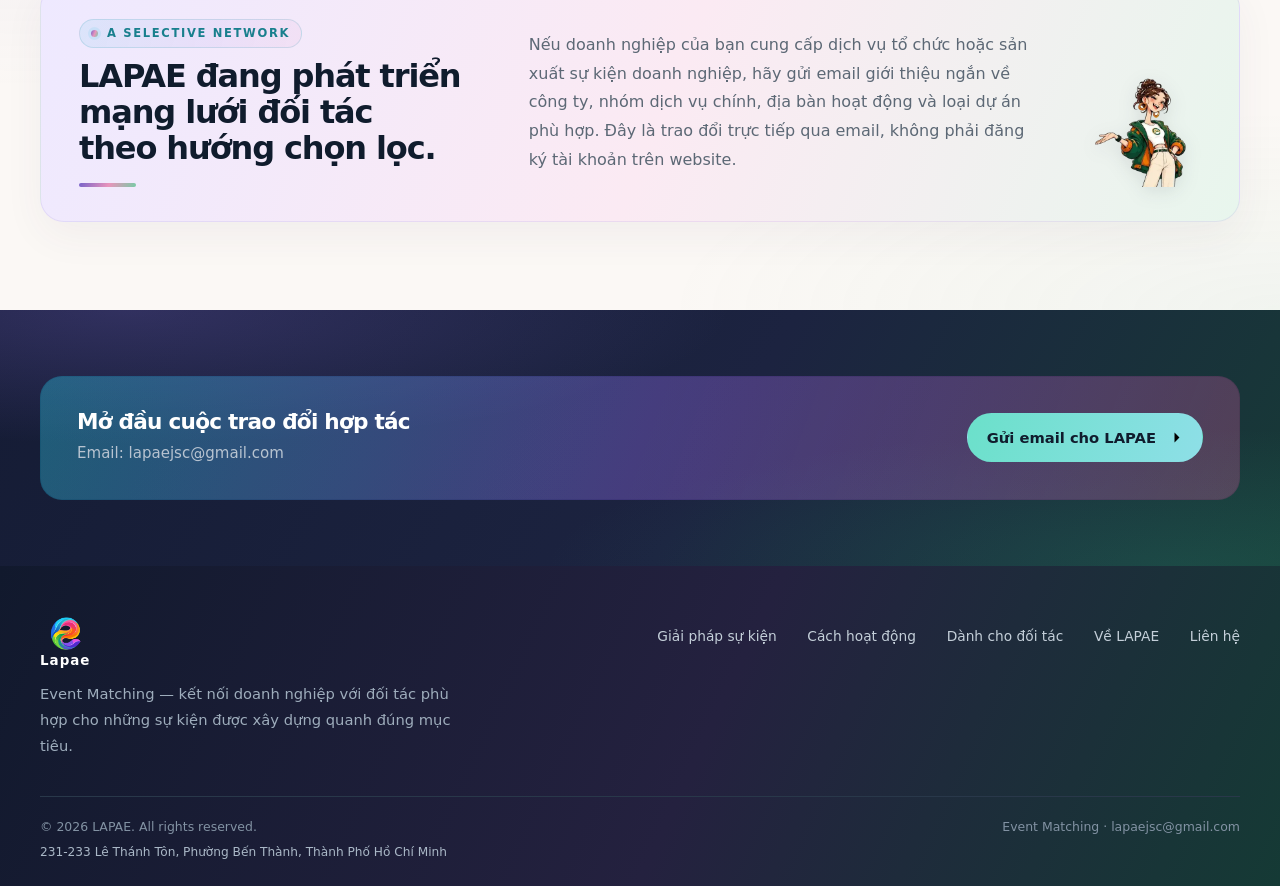
<file: organizers.html>
<!doctype html><html lang="vi"><head><meta charset="utf-8"><meta name="viewport" content="width=device-width, initial-scale=1"><meta name="theme-color" content="#F1ECFF"><meta name="description" content="Thông tin dành cho các đơn vị tổ chức sự kiện mong muốn trao đổi hợp tác và được xem xét cho các nhu cầu phù hợp qua LAPAE."><title>Dành cho đối tác | LAPAE — Event Matching</title><link rel="canonical" href="https://lapae.net/organizers.html"><link rel="icon" type="image/png" sizes="64x64" href="assets/images/favicon-64.png"><link rel="apple-touch-icon" href="assets/images/favicon-192.png"><link rel="stylesheet" href="assets/css/styles.css"></head><body id="top"><a class="skip-link" href="#main">Bỏ qua điều hướng</a><header class="site-header"><div class="container header-inner"><a class="brand" href="index.html#top" aria-label="LAPAE — về đầu trang chủ"><span class="brand-word">Lapae</span><img class="brand-mark" src="assets/images/lapae-e-logo.png" alt="Biểu tượng e nhiều màu của LAPAE" width="43" height="43"></a><button class="menu-toggle" type="button" aria-label="Mở menu" aria-expanded="false" aria-controls="site-nav"><svg viewBox="0 0 24 24" fill="none" stroke="currentColor" stroke-width="1.7" stroke-linecap="round" aria-hidden="true"><path d="M4 7h16M4 12h16M4 17h16"/></svg></button><nav class="site-nav" id="site-nav" aria-label="Điều hướng chính"><a class="nav-link" href="index.html">Trang chủ</a><a class="nav-link" href="solutions.html">Giải pháp sự kiện</a><a class="nav-link" href="how-it-works.html">Cách LAPAE hoạt động</a><a class="nav-link" href="organizers.html" aria-current="page">Dành cho đối tác</a><a class="nav-link" href="about.html">Về LAPAE</a><a class="nav-link nav-contact" href="contact.html">Liên hệ</a></nav></div></header><main id="main">
<section class="page-hero page-hero--organizers">
  <div class="container page-hero-grid page-hero-grid--photo">
    <div class="page-hero-copy">
      <div class="breadcrumb"><a href="index.html">Trang chủ</a> / Dành cho đối tác</div>
      <div class="eyebrow">For event organizers</div>
      <h1>Kết nối với những cơ hội phù hợp hơn.</h1>
      <p>LAPAE hướng đến việc kết nối nhu cầu tổ chức sự kiện của doanh nghiệp với các Organizer có năng lực phù hợp. Chúng tôi coi trọng sự rõ ràng về brief, phạm vi dịch vụ và kỳ vọng hợp tác.</p>
      <div class="hero-actions page-hero-actions"><a class="btn btn-primary" href="mailto:lapaejsc@gmail.com?subject=Trao%20%C4%91%E1%BB%95i%20h%E1%BB%A3p%20t%C3%A1c%20c%C3%B9ng%20LAPAE">Trao đổi hợp tác <svg viewBox="0 0 24 24" aria-hidden="true"><path d="M5 12h14"/><path d="m12 5 7 7-7 7"/></svg></a></div>
    </div>
    <div class="page-visual page-visual--photo page-visual--organizers">
      <img class="page-photo" src="assets/images/event-visuals/solutions-stage.webp" alt="Đội ngũ và khách mời tại một sự kiện doanh nghiệp quy mô lớn" width="1600" height="900" loading="lazy">
      <div class="page-photo-shade"></div>
      <div class="page-photo-caption"><span>FOR EVENT ORGANIZERS</span><strong>Đúng năng lực. Đúng cơ hội.</strong></div>
      <img class="page-sassy page-sassy--mini" src="assets/images/sassy/sassy-mini.webp" alt="Sassy, mascot của LAPAE" width="580" height="580" loading="lazy">
    </div>
  </div>
</section>
<section class="section section-white organizers-benefits-section"><div class="container"><div class="section-heading"><div class="eyebrow">Why work with LAPAE</div><h2>Một cách tiếp cận dựa trên mức độ phù hợp</h2><p>Thay vì chuyển tiếp mọi yêu cầu cho tất cả các đơn vị, định hướng của LAPAE là xác định cơ hội dựa trên nhu cầu và năng lực liên quan.</p></div><div class="organizer-benefits organizer-benefits--refresh">
  <article class="benefit"><div class="icon-box"><svg viewBox="0 0 24 24" aria-hidden="true"><circle cx="12" cy="12" r="9"/><circle cx="12" cy="12" r="5"/><circle cx="12" cy="12" r="1.5"/></svg></div><div><h3>Brief rõ hơn</h3><p>Mục tiêu, quy mô, thời gian, ngân sách và các yêu cầu ưu tiên được làm rõ để việc trao đổi có trọng tâm.</p></div></article>
  <article class="benefit"><div class="icon-box"><svg viewBox="0 0 24 24" aria-hidden="true"><path d="M16 21v-2a4 4 0 0 0-4-4H6a4 4 0 0 0-4 4v2"/><circle cx="9" cy="7" r="4"/><path d="M22 21v-2a4 4 0 0 0-3-3.87M16 3.13a4 4 0 0 1 0 7.75"/></svg></div><div><h3>Kết nối đúng năng lực</h3><p>Cơ hội được xem xét theo phạm vi dịch vụ và kinh nghiệm liên quan đến từng chương trình.</p></div></article>
  <article class="benefit"><div class="icon-box"><svg viewBox="0 0 24 24" aria-hidden="true"><path d="m12 3 1.9 5.8L20 11l-6.1 2.2L12 19l-1.9-5.8L4 11l6.1-2.2L12 3Z"/><path d="m19 14 1.1 2.9L23 18l-2.9 1.1L19 22l-1.1-2.9L15 18l2.9-1.1L19 14Z"/></svg></div><div><h3>Tập trung vào giá trị</h3><p>Hướng tới quan hệ hợp tác dựa trên sự phù hợp giữa nhu cầu khách hàng và thế mạnh của Organizer.</p></div></article>
  <article class="benefit"><div class="icon-box"><svg viewBox="0 0 24 24" aria-hidden="true"><path d="M12 22s8-4 8-11V5l-8-3-8 3v6c0 7 8 11 8 11Z"/><path d="m9 12 2 2 4-4"/></svg></div><div><h3>Rõ vai trò và kỳ vọng</h3><p>Các bên có cơ hội làm rõ trách nhiệm, phạm vi công việc, báo giá và điều kiện triển khai trước khi ký kết.</p></div></article>
</div></div></section>
<section class="section organizers-fit-section"><div class="container"><div class="note-band note-band--sassy"><div><div class="eyebrow">A selective network</div><h2>LAPAE đang phát triển mạng lưới đối tác theo hướng chọn lọc.</h2></div><p>Nếu doanh nghiệp của bạn cung cấp dịch vụ tổ chức hoặc sản xuất sự kiện doanh nghiệp, hãy gửi email giới thiệu ngắn về công ty, nhóm dịch vụ chính, địa bàn hoạt động và loại dự án phù hợp. Đây là trao đổi trực tiếp qua email, không phải đăng ký tài khoản trên website.</p><img src="assets/images/sassy/sassy-mini.webp" alt="Sassy" loading="lazy" width="580" height="580"></div></div></section>
<section class="section section-dark section-tight"><div class="container"><div class="dark-cta"><div><h3>Mở đầu cuộc trao đổi hợp tác</h3><p>Email: lapaejsc@gmail.com</p></div><a class="btn" href="mailto:lapaejsc@gmail.com?subject=Trao%20%C4%91%E1%BB%95i%20h%E1%BB%A3p%20t%C3%A1c%20c%C3%B9ng%20LAPAE">Gửi email cho LAPAE <svg viewBox="0 0 24 24" aria-hidden="true"><path d="M5 12h14"/><path d="m12 5 7 7-7 7"/></svg></a></div></div></section>
</main><footer class="site-footer"><div class="container"><div class="footer-top"><div><a class="footer-brand" href="index.html#top" aria-label="LAPAE — về đầu trang chủ"><span class="brand-word">Lapae</span><img class="brand-mark" src="assets/images/lapae-e-logo.png" alt="" width="38" height="38"></a><p class="footer-blurb">Event Matching — kết nối doanh nghiệp với đối tác phù hợp cho những sự kiện được xây dựng quanh đúng mục tiêu.</p></div><nav class="footer-links" aria-label="Điều hướng cuối trang"><a href="solutions.html">Giải pháp sự kiện</a><a href="how-it-works.html">Cách hoạt động</a><a href="organizers.html">Dành cho đối tác</a><a href="about.html">Về LAPAE</a><a href="contact.html">Liên hệ</a></nav></div><div class="footer-bottom"><div class="footer-legal"><span>© 2026 LAPAE. All rights reserved.</span><address class="footer-address">231-233 Lê Thánh Tôn, Phường Bến Thành, Thành Phố Hồ Chí Minh</address></div><span>Event Matching · <a href="mailto:lapaejsc@gmail.com">lapaejsc@gmail.com</a></span></div></div></footer><script src="assets/js/main.js" defer></script></body></html>
</file>
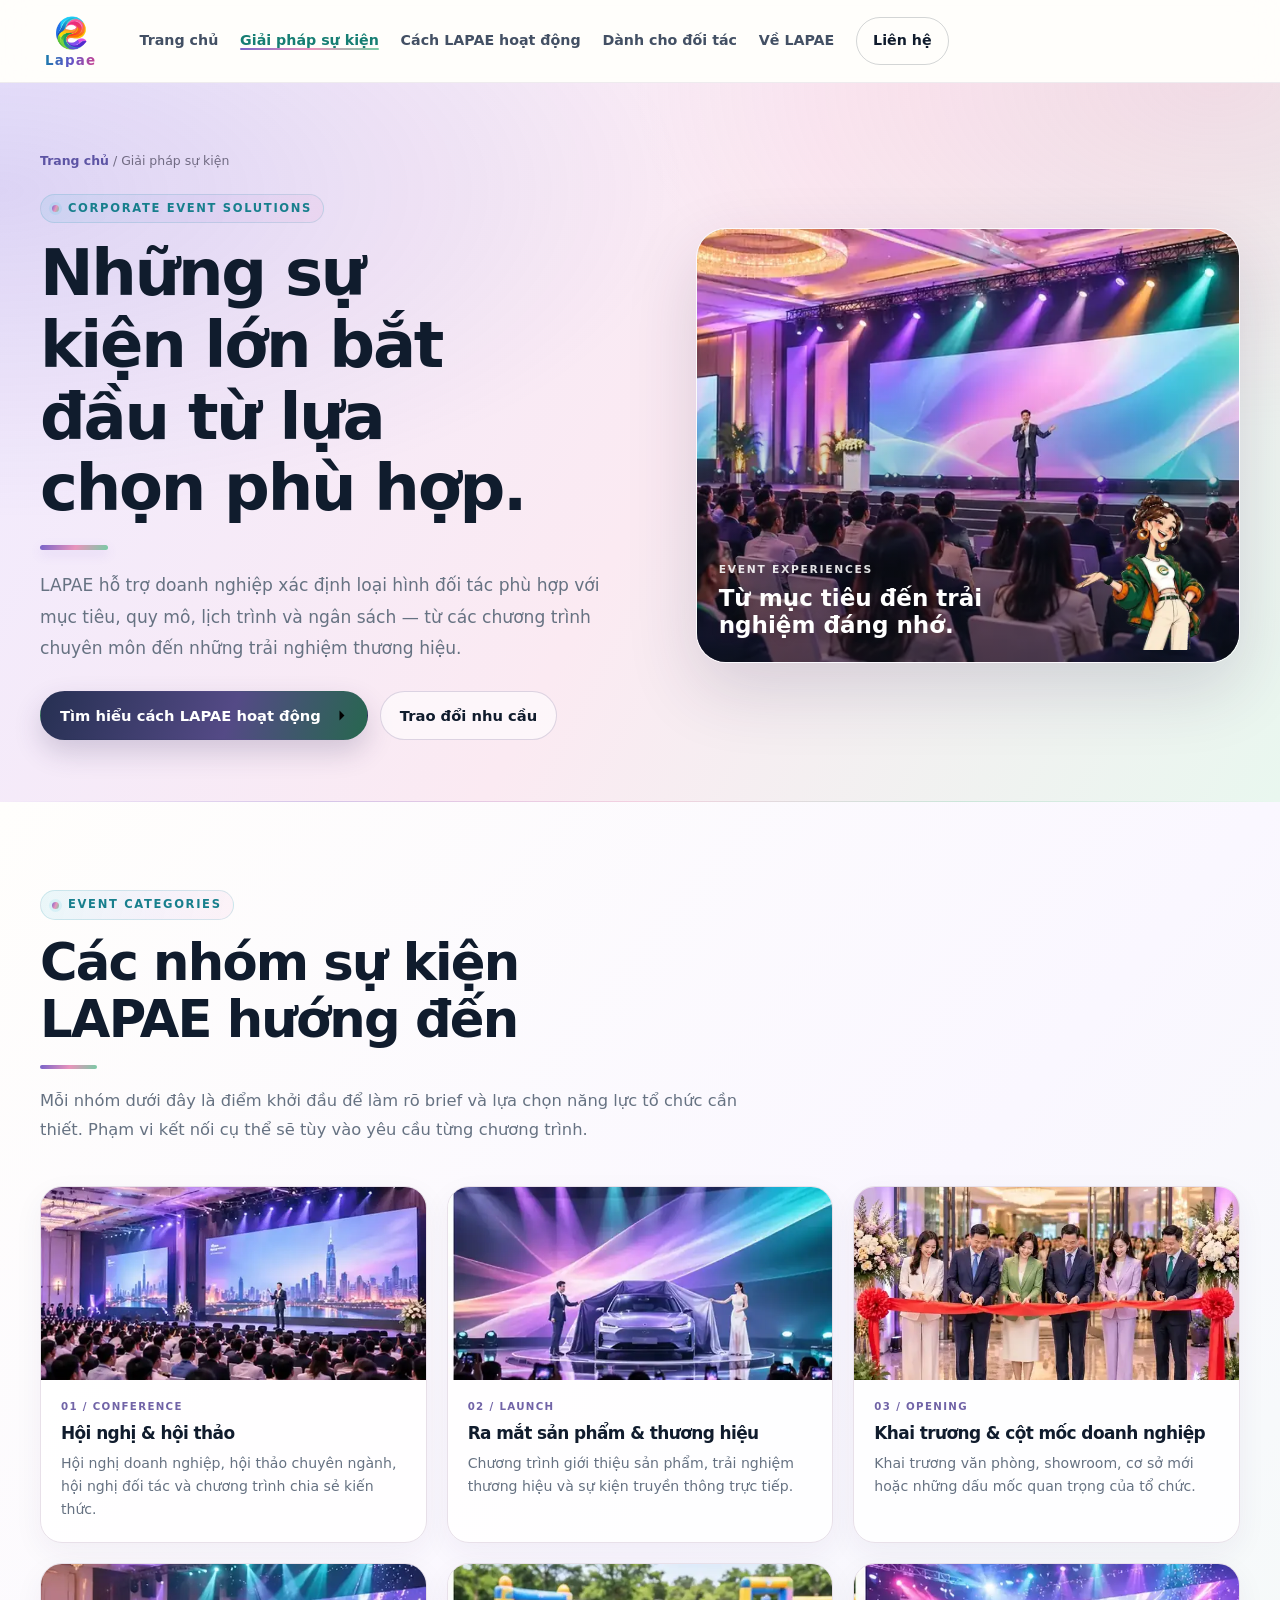
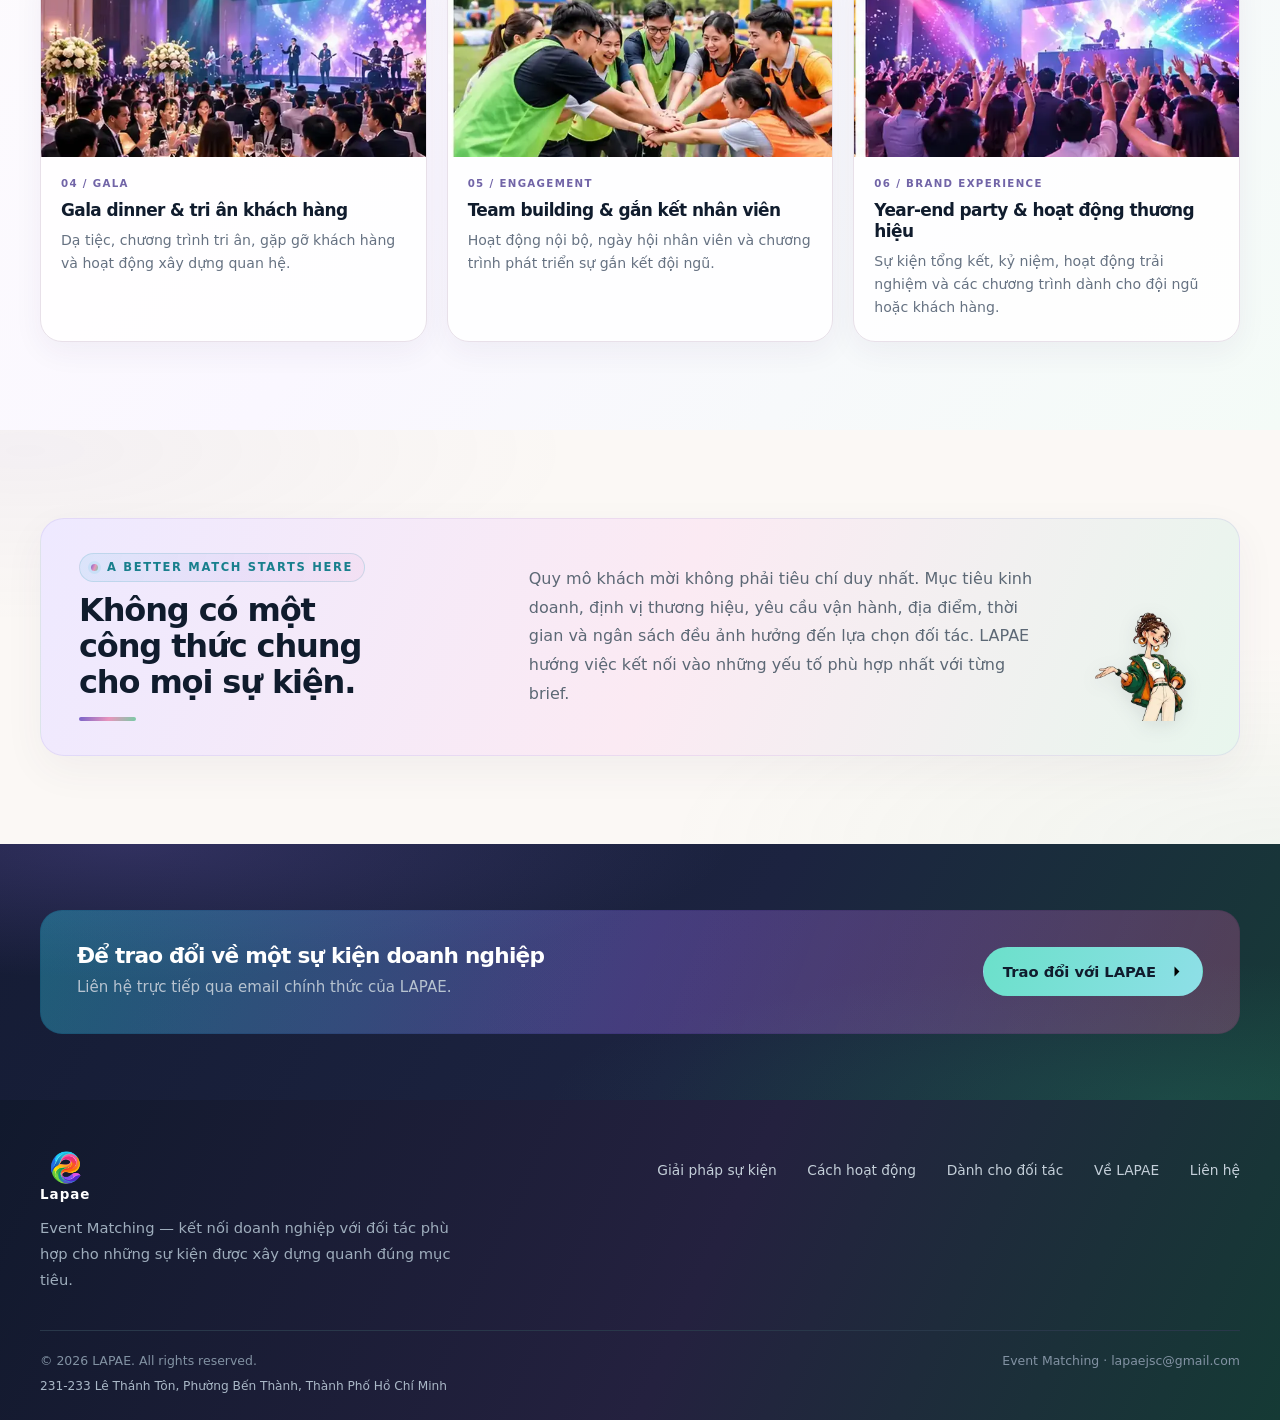
<file: solutions.html>
<!doctype html><html lang="vi"><head><meta charset="utf-8"><meta name="viewport" content="width=device-width, initial-scale=1"><meta name="theme-color" content="#F1ECFF"><meta name="description" content="Các nhóm sự kiện doanh nghiệp LAPAE hướng đến: hội nghị, hội thảo, ra mắt sản phẩm, khai trương, gala dinner, year-end party và hoạt động gắn kết đội ngũ."><title>Giải pháp sự kiện | LAPAE — Event Matching</title><link rel="canonical" href="https://lapae.net/solutions.html"><link rel="icon" type="image/png" sizes="64x64" href="assets/images/favicon-64.png"><link rel="apple-touch-icon" href="assets/images/favicon-192.png"><link rel="stylesheet" href="assets/css/styles.css"></head><body id="top"><a class="skip-link" href="#main">Bỏ qua điều hướng</a><header class="site-header"><div class="container header-inner"><a class="brand" href="index.html#top" aria-label="LAPAE — về đầu trang chủ"><span class="brand-word">Lapae</span><img class="brand-mark" src="assets/images/lapae-e-logo.png" alt="Biểu tượng e nhiều màu của LAPAE" width="43" height="43"></a><button class="menu-toggle" type="button" aria-label="Mở menu" aria-expanded="false" aria-controls="site-nav"><svg viewBox="0 0 24 24" fill="none" stroke="currentColor" stroke-width="1.7" stroke-linecap="round" aria-hidden="true"><path d="M4 7h16M4 12h16M4 17h16"/></svg></button><nav class="site-nav" id="site-nav" aria-label="Điều hướng chính"><a class="nav-link" href="index.html">Trang chủ</a><a class="nav-link" href="solutions.html" aria-current="page">Giải pháp sự kiện</a><a class="nav-link" href="how-it-works.html">Cách LAPAE hoạt động</a><a class="nav-link" href="organizers.html">Dành cho đối tác</a><a class="nav-link" href="about.html">Về LAPAE</a><a class="nav-link nav-contact" href="contact.html">Liên hệ</a></nav></div></header><main id="main">
<section class="page-hero page-hero--solutions">
  <div class="container page-hero-grid page-hero-grid--photo">
    <div class="page-hero-copy">
      <div class="breadcrumb"><a href="index.html">Trang chủ</a> / Giải pháp sự kiện</div>
      <div class="eyebrow">Corporate event solutions</div>
      <h1>Những sự kiện lớn bắt đầu từ lựa chọn phù hợp.</h1>
      <p>LAPAE hỗ trợ doanh nghiệp xác định loại hình đối tác phù hợp với mục tiêu, quy mô, lịch trình và ngân sách — từ các chương trình chuyên môn đến những trải nghiệm thương hiệu.</p>
      <div class="hero-actions page-hero-actions">
        <a class="btn btn-primary" href="how-it-works.html">Tìm hiểu cách LAPAE hoạt động <svg viewBox="0 0 24 24" aria-hidden="true"><path d="M5 12h14"/><path d="m12 5 7 7-7 7"/></svg></a>
        <a class="btn btn-secondary" href="contact.html">Trao đổi nhu cầu</a>
      </div>
    </div>
    <div class="page-visual page-visual--photo">
      <img class="page-photo" src="assets/images/event-visuals/solutions-stage.webp" alt="Khung cảnh hội nghị doanh nghiệp với sân khấu LED, ánh sáng sự kiện và khách tham dự" width="1600" height="900" fetchpriority="high">
      <div class="page-photo-shade"></div>
      <div class="page-photo-caption"><span>EVENT EXPERIENCES</span><strong>Từ mục tiêu đến trải nghiệm đáng nhớ.</strong></div>
      <img class="page-sassy page-sassy--mini" src="assets/images/sassy/sassy-mini.webp" alt="Sassy, mascot của LAPAE" width="580" height="580">
    </div>
  </div>
</section>
<section class="section section-white solutions-categories">
  <div class="container">
    <div class="section-heading">
      <div class="eyebrow">Event categories</div>
      <h2>Các nhóm sự kiện LAPAE hướng đến</h2>
      <p>Mỗi nhóm dưới đây là điểm khởi đầu để làm rõ brief và lựa chọn năng lực tổ chức cần thiết. Phạm vi kết nối cụ thể sẽ tùy vào yêu cầu từng chương trình.</p>
    </div>
    <div class="solution-detail-grid solution-detail-grid--refresh">
      <article class="solution-detail"><div class="solution-detail-art solution-photo solution-photo--conference"><img src="assets/images/event-categories/conference-workshop.webp" alt="Hội nghị doanh nghiệp với sân khấu LED và khách tham dự" loading="lazy" decoding="async" width="900" height="900"></div><div><span class="solution-number">01 / CONFERENCE</span><h3>Hội nghị & hội thảo</h3><p>Hội nghị doanh nghiệp, hội thảo chuyên ngành, hội nghị đối tác và chương trình chia sẻ kiến thức.</p></div></article>
      <article class="solution-detail"><div class="solution-detail-art solution-photo solution-photo--launch"><img src="assets/images/event-categories/product-launch.webp" alt="Sự kiện ra mắt sản phẩm với sân khấu trình diễn và xe được giới thiệu" loading="lazy" decoding="async" width="900" height="900"></div><div><span class="solution-number">02 / LAUNCH</span><h3>Ra mắt sản phẩm & thương hiệu</h3><p>Chương trình giới thiệu sản phẩm, trải nghiệm thương hiệu và sự kiện truyền thông trực tiếp.</p></div></article>
      <article class="solution-detail"><div class="solution-detail-art solution-photo solution-photo--opening"><img src="assets/images/event-categories/opening-ceremony.webp" alt="Lễ khai trương doanh nghiệp với nghi thức cắt băng khánh thành" loading="lazy" decoding="async" width="900" height="900"></div><div><span class="solution-number">03 / OPENING</span><h3>Khai trương & cột mốc doanh nghiệp</h3><p>Khai trương văn phòng, showroom, cơ sở mới hoặc những dấu mốc quan trọng của tổ chức.</p></div></article>
      <article class="solution-detail"><div class="solution-detail-art solution-photo solution-photo--gala"><img src="assets/images/event-categories/gala-dinner.webp" alt="Gala dinner doanh nghiệp với sân khấu biểu diễn và bàn tiệc" loading="lazy" decoding="async" width="900" height="900"></div><div><span class="solution-number">04 / GALA</span><h3>Gala dinner & tri ân khách hàng</h3><p>Dạ tiệc, chương trình tri ân, gặp gỡ khách hàng và hoạt động xây dựng quan hệ.</p></div></article>
      <article class="solution-detail"><div class="solution-detail-art solution-photo solution-photo--engagement"><img src="assets/images/event-categories/team-building.webp" alt="Đội ngũ nhân viên cùng tham gia hoạt động team building ngoài trời" loading="lazy" decoding="async" width="900" height="900"></div><div><span class="solution-number">05 / ENGAGEMENT</span><h3>Team building & gắn kết nhân viên</h3><p>Hoạt động nội bộ, ngày hội nhân viên và chương trình phát triển sự gắn kết đội ngũ.</p></div></article>
      <article class="solution-detail"><div class="solution-detail-art solution-photo solution-photo--activation"><img src="assets/images/event-categories/year-end-party.webp" alt="Sự kiện tổng kết cuối năm với sân khấu ánh sáng và khán giả" loading="lazy" decoding="async" width="900" height="900"></div><div><span class="solution-number">06 / BRAND EXPERIENCE</span><h3>Year-end party & hoạt động thương hiệu</h3><p>Sự kiện tổng kết, kỷ niệm, hoạt động trải nghiệm và các chương trình dành cho đội ngũ hoặc khách hàng.</p></div></article>
    </div>
  </div>
</section>
<section class="section solutions-note-section">
  <div class="container">
    <div class="note-band note-band--sassy">
      <div><div class="eyebrow">A better match starts here</div><h2>Không có một công thức chung cho mọi sự kiện.</h2></div>
      <p>Quy mô khách mời không phải tiêu chí duy nhất. Mục tiêu kinh doanh, định vị thương hiệu, yêu cầu vận hành, địa điểm, thời gian và ngân sách đều ảnh hưởng đến lựa chọn đối tác. LAPAE hướng việc kết nối vào những yếu tố phù hợp nhất với từng brief.</p>
      <img src="assets/images/sassy/sassy-mini.webp" alt="Sassy" loading="lazy" width="580" height="580">
    </div>
  </div>
</section>
<section class="section section-dark section-tight"><div class="container"><div class="dark-cta"><div><h3>Để trao đổi về một sự kiện doanh nghiệp</h3><p>Liên hệ trực tiếp qua email chính thức của LAPAE.</p></div><a class="btn" href="mailto:lapaejsc@gmail.com?subject=Trao%20%C4%91%E1%BB%95i%20Event%20Solutions">Trao đổi với LAPAE <svg viewBox="0 0 24 24" aria-hidden="true"><path d="M5 12h14"/><path d="m12 5 7 7-7 7"/></svg></a></div></div></section>
</main><footer class="site-footer"><div class="container"><div class="footer-top"><div><a class="footer-brand" href="index.html#top" aria-label="LAPAE — về đầu trang chủ"><span class="brand-word">Lapae</span><img class="brand-mark" src="assets/images/lapae-e-logo.png" alt="" width="38" height="38"></a><p class="footer-blurb">Event Matching — kết nối doanh nghiệp với đối tác phù hợp cho những sự kiện được xây dựng quanh đúng mục tiêu.</p></div><nav class="footer-links" aria-label="Điều hướng cuối trang"><a href="solutions.html">Giải pháp sự kiện</a><a href="how-it-works.html">Cách hoạt động</a><a href="organizers.html">Dành cho đối tác</a><a href="about.html">Về LAPAE</a><a href="contact.html">Liên hệ</a></nav></div><div class="footer-bottom"><div class="footer-legal"><span>© 2026 LAPAE. All rights reserved.</span><address class="footer-address">231-233 Lê Thánh Tôn, Phường Bến Thành, Thành Phố Hồ Chí Minh</address></div><span>Event Matching · <a href="mailto:lapaejsc@gmail.com">lapaejsc@gmail.com</a></span></div></div></footer><script src="assets/js/main.js" defer></script></body></html>
</file>
<file: assets/css/styles.css>
/* LAPAE Version 1.0 — lightweight, self-hosted styles */
:root{
  --ivory:#F5F3ED; --paper:#FFFEFA; --navy:#101C2D; --navy-2:#192B40;
  --teal:#46C6AD; --teal-dark:#167E73; --ink:#172538; --muted:#667282;
  --line:#E2DED4; --line-dark:#314358; --radius:22px; --shadow:0 22px 70px rgba(16,28,45,.09);
  --container:1200px;
}
*{box-sizing:border-box}
html{scroll-behavior:smooth;scroll-padding-top:100px}
body{margin:0;background:var(--ivory);color:var(--ink);font-family:Inter,ui-sans-serif,system-ui,-apple-system,BlinkMacSystemFont,"Segoe UI",sans-serif;line-height:1.65;-webkit-font-smoothing:antialiased;text-rendering:optimizeLegibility}
img,svg{display:block;max-width:100%}
a{color:inherit;text-decoration:none}
button{font:inherit}
::selection{background:rgba(70,198,173,.25);color:var(--navy)}
.skip-link{position:absolute;left:16px;top:-60px;z-index:1000;padding:12px 16px;border-radius:10px;background:var(--navy);color:white}
.skip-link:focus{top:12px}
.container{width:min(calc(100% - 48px),var(--container));margin-inline:auto}
.site-header{position:sticky;top:0;z-index:100;background:rgba(245,243,237,.91);border-bottom:1px solid rgba(16,28,45,.08);backdrop-filter:blur(18px);-webkit-backdrop-filter:blur(18px)}
.header-inner{height:82px;display:flex;align-items:center;justify-content:flex-start;gap:0}
.brand{display:inline-flex;flex-direction:column;align-items:center;justify-content:center;gap:2px;flex-shrink:0;border-radius:10px;line-height:1}
.brand-word{font-family:Inter,ui-sans-serif,system-ui,-apple-system,BlinkMacSystemFont,"Segoe UI",sans-serif;font-size:.78rem;letter-spacing:.075em;font-weight:800;line-height:1;color:var(--navy)}
.brand-mark{order:-1;width:43px;height:43px;object-fit:contain;flex-shrink:0}
.brand:focus-visible,.nav-link:focus-visible,.btn:focus-visible,.menu-toggle:focus-visible,a:focus-visible{outline:3px solid var(--teal-dark);outline-offset:4px}
.site-nav{display:flex;align-items:center;gap:clamp(14px,1.7vw,24px);margin-left:clamp(28px,3vw,44px)}
.nav-link{font-size:.89rem;font-weight:600;color:#435064;white-space:nowrap;transition:color .2s ease}
.nav-link:hover,.nav-link[aria-current="page"]{color:var(--teal-dark)}
.nav-contact{padding:11px 16px;border:1px solid rgba(16,28,45,.18);border-radius:999px;color:var(--navy)}
.nav-contact:hover{background:var(--navy);color:white;border-color:var(--navy)}
.menu-toggle{display:none;width:44px;height:44px;border:1px solid var(--line);border-radius:13px;background:transparent;color:var(--navy);align-items:center;justify-content:center;cursor:pointer}
.menu-toggle svg{width:21px;height:21px}
.hero{padding:74px 0 70px;overflow:hidden}
.hero-grid{display:grid;grid-template-columns:minmax(0,1.05fr) minmax(390px,.95fr);align-items:center;gap:clamp(36px,6vw,82px)}
.eyebrow{display:inline-flex;align-items:center;gap:10px;color:var(--teal-dark);font-weight:760;font-size:.76rem;letter-spacing:.16em;text-transform:uppercase}
.eyebrow:before{content:"";width:24px;height:2px;background:var(--teal-dark);display:block}
.hero-tagline{margin:15px 0 15px;color:#596779;font-size:clamp(1rem,1.4vw,1.14rem);font-weight:550;letter-spacing:.01em}
h1,h2,h3,p{margin-top:0}
h1,h2,h3{color:var(--navy);line-height:1.12;letter-spacing:-.035em}
h1{font-size:clamp(2.8rem,5.4vw,5rem);font-weight:720;margin-bottom:24px;max-width:720px}
h1 em{font-style:normal;color:var(--teal-dark)}
.hero-copy{font-size:1.07rem;color:#566375;max-width:640px;margin-bottom:30px;line-height:1.8}
.hero-actions{display:flex;align-items:center;gap:12px;flex-wrap:wrap}
.btn{min-height:49px;display:inline-flex;align-items:center;justify-content:center;gap:10px;padding:13px 19px;border-radius:999px;font-size:.92rem;line-height:1.2;font-weight:700;border:1px solid transparent;transition:transform .2s ease,background .2s ease,border-color .2s ease;cursor:pointer}
.btn:hover{transform:translateY(-2px)}
.btn-primary{background:var(--navy);color:white;box-shadow:0 8px 22px rgba(16,28,45,.12)}
.btn-primary:hover{background:#233b55}
.btn-secondary{border-color:#D5D1C7;color:var(--navy);background:rgba(255,254,250,.45)}
.btn-secondary:hover{background:white;border-color:#B9C3C5}
.btn svg{width:17px;height:17px}
.hero-visual{position:relative;isolation:isolate}
.hero-art{width:100%;border-radius:28px;box-shadow:0 28px 80px rgba(16,28,45,.19)}
.hero-note{position:absolute;left:-28px;bottom:29px;max-width:245px;padding:17px 19px;background:var(--paper);border:1px solid rgba(16,28,45,.08);border-radius:17px;box-shadow:var(--shadow)}
.hero-note-label{font-size:.72rem;letter-spacing:.12em;text-transform:uppercase;color:var(--muted);font-weight:750}
.hero-note strong{display:block;color:var(--navy);font-size:1rem;line-height:1.35;margin-top:5px}
.hero-note-line{display:flex;gap:5px;margin-top:12px}
.hero-note-line span{height:4px;flex:1;border-radius:10px;background:var(--teal)}
.hero-note-line span:nth-child(2){opacity:.55}.hero-note-line span:nth-child(3){opacity:.26}
.section{padding:88px 0}
.section-tight{padding:66px 0}
.section-white{background:var(--paper)}
.section-dark{background:var(--navy);color:#DFE7ED}
.section-dark h2,.section-dark h3{color:white}
.section-heading{max-width:720px;margin-bottom:42px}
.section-heading.center{text-align:center;margin-inline:auto}
.section-heading.center .eyebrow{justify-content:center}
.section-heading h2{font-size:clamp(2rem,4vw,3.3rem);margin:14px 0 17px;font-weight:700}
.section-heading p{font-size:1.02rem;color:var(--muted);line-height:1.8;margin-bottom:0}
.section-dark .section-heading p{color:#B6C2CF}
.value-grid{display:grid;grid-template-columns:repeat(3,1fr);gap:18px}
.value-card{padding:27px 28px 29px;border:1px solid var(--line);background:rgba(255,254,250,.62);border-radius:var(--radius);min-height:222px}
.icon-box{display:grid;place-items:center;width:47px;height:47px;border-radius:15px;background:#DDF2EB;color:#126F68;margin-bottom:22px}
.icon-box svg{width:23px;height:23px;fill:none;stroke:currentColor;stroke-width:1.7;stroke-linecap:round;stroke-linejoin:round}
.value-card h3{font-size:1.22rem;letter-spacing:-.02em;margin:0 0 10px}
.value-card p{font-size:.94rem;line-height:1.72;color:var(--muted);margin:0}
.section-topline{display:flex;justify-content:space-between;align-items:end;gap:32px;margin-bottom:38px}
.section-topline .section-heading{margin-bottom:0}
.text-link{display:inline-flex;align-items:center;gap:8px;color:var(--teal-dark);font-weight:750;font-size:.92rem;white-space:nowrap}
.text-link svg{width:17px;height:17px;transition:transform .2s ease}.text-link:hover svg{transform:translateX(4px)}
.solution-grid{display:grid;grid-template-columns:repeat(3,1fr);gap:19px}
.solution-card{overflow:hidden;border:1px solid var(--line);border-radius:20px;background:var(--paper);transition:transform .25s ease,box-shadow .25s ease}
.solution-card:hover{transform:translateY(-4px);box-shadow:var(--shadow)}
.solution-art{width:100%;aspect-ratio:1.74;object-fit:cover;background:#E9EEE8}
.solution-copy{padding:22px 23px 25px}
.solution-kicker{font-size:.69rem;letter-spacing:.14em;text-transform:uppercase;color:var(--teal-dark);font-weight:800}
.solution-copy h3{font-size:1.15rem;margin:9px 0 9px;letter-spacing:-.02em}
.solution-copy p{margin:0;color:var(--muted);font-size:.9rem;line-height:1.7}
.process-grid{display:grid;grid-template-columns:repeat(3,1fr);gap:0}
.process-step{position:relative;padding:10px 34px 12px 0}
.process-step:not(:last-child):after{content:"";position:absolute;top:32px;left:56px;right:23px;border-top:1px solid #40536A}
.step-number{position:relative;z-index:1;display:grid;place-items:center;width:64px;height:64px;border:1px solid #4F657B;border-radius:50%;background:var(--navy);color:#6FE0C5;font-size:.88rem;font-weight:800;letter-spacing:.06em;margin-bottom:24px}
.process-step h3{font-size:1.2rem;margin-bottom:10px}
.process-step p{font-size:.94rem;color:#B7C3D0;line-height:1.78;max-width:320px;margin-bottom:0}
.dark-cta{display:flex;justify-content:space-between;align-items:center;gap:30px;padding:33px 36px;border:1px solid var(--line-dark);border-radius:22px;background:rgba(255,255,255,.035)}
.dark-cta h3{font-size:1.35rem;margin:0 0 7px}.dark-cta p{color:#B7C3D0;margin:0;font-size:.94rem}
.dark-cta .btn{flex-shrink:0;background:var(--teal);color:var(--navy)}
.dark-cta .btn:hover{background:#83E2CE}
.page-hero{padding:74px 0 58px}
.page-hero-grid{display:grid;grid-template-columns:minmax(0,1fr) minmax(280px,.7fr);align-items:center;gap:70px}
.page-hero h1{font-size:clamp(2.6rem,5vw,4.5rem);margin:15px 0 20px}
.page-hero p{color:var(--muted);font-size:1.07rem;line-height:1.85;max-width:700px;margin-bottom:0}
.page-art{width:100%;border-radius:24px;box-shadow:var(--shadow)}
.breadcrumb{font-size:.78rem;color:#7C8794;margin-bottom:22px}.breadcrumb a{color:var(--teal-dark);font-weight:700}
.solution-detail-grid{display:grid;grid-template-columns:repeat(2,1fr);gap:22px}
.solution-detail{display:grid;grid-template-columns:190px minmax(0,1fr);gap:22px;align-items:center;background:var(--paper);border:1px solid var(--line);border-radius:22px;padding:16px}
.solution-detail img{width:100%;aspect-ratio:1/1;object-fit:cover;border-radius:15px}
.solution-detail h3{font-size:1.1rem;margin:0 0 9px}.solution-detail p{color:var(--muted);font-size:.9rem;line-height:1.7;margin:0}
.note-band{display:grid;grid-template-columns:.85fr 1.15fr;gap:45px;align-items:start;padding:36px;background:#E9EDE5;border-radius:24px}
.note-band h2{font-size:clamp(1.7rem,3vw,2.45rem);margin:0}.note-band p{color:#5C6875;line-height:1.8;margin:0}
.process-detail{display:grid;grid-template-columns:72px 1fr;gap:25px;padding:28px 0;border-bottom:1px solid var(--line)}
.process-detail:first-child{padding-top:0}.process-detail:last-child{border-bottom:0}
.process-detail .big-num{color:var(--teal-dark);font-weight:800;font-size:1.1rem;letter-spacing:.04em;padding-top:4px}
.process-detail h2{font-size:1.45rem;margin:0 0 10px}.process-detail p{max-width:780px;color:var(--muted);line-height:1.8;margin:0}
.principles-grid{display:grid;grid-template-columns:repeat(3,1fr);gap:18px}
.principle{border-top:2px solid var(--teal);padding:21px 5px 0 0}.principle .num{font-size:.78rem;color:var(--teal-dark);font-weight:850;letter-spacing:.1em}.principle h3{font-size:1.15rem;margin:14px 0 9px}.principle p{font-size:.92rem;color:var(--muted);line-height:1.75;margin:0}
.organizer-benefits{display:grid;grid-template-columns:repeat(2,1fr);gap:17px}
.benefit{display:flex;align-items:flex-start;gap:15px;padding:22px;border:1px solid var(--line);border-radius:18px;background:var(--paper)}
.benefit .icon-box{width:42px;height:42px;flex-shrink:0;margin:0}.benefit h3{font-size:1.05rem;margin:0 0 6px}.benefit p{margin:0;color:var(--muted);font-size:.9rem;line-height:1.72}
.about-statement{padding:40px 42px;background:var(--navy);border-radius:25px;color:#DEE8ED}
.about-statement .eyebrow{color:#74DEC5}.about-statement .eyebrow:before{background:#74DEC5}.about-statement h2{font-size:clamp(1.9rem,3.5vw,3rem);color:white;max-width:850px;margin:17px 0 18px}.about-statement p{color:#B9C7D2;max-width:800px;line-height:1.85;margin:0}
.about-values{display:grid;grid-template-columns:repeat(3,1fr);gap:22px}.about-value{padding-top:21px;border-top:1px solid var(--line)}.about-value h3{font-size:1.1rem;margin:0 0 8px}.about-value p{font-size:.93rem;color:var(--muted);margin:0;line-height:1.75}
.contact-card{display:grid;grid-template-columns:1fr .9fr;gap:50px;align-items:start;background:var(--paper);border:1px solid var(--line);border-radius:26px;padding:clamp(26px,5vw,54px);box-shadow:var(--shadow)}
.contact-card h2{font-size:clamp(2rem,4vw,3.1rem);margin:14px 0 17px}.contact-card p{color:var(--muted);line-height:1.8}
.contact-method{border-top:1px solid var(--line);padding:20px 0}.contact-method:first-child{border-top:0;padding-top:5px}.contact-label{font-size:.74rem;color:var(--muted);text-transform:uppercase;letter-spacing:.13em;font-weight:800}.contact-value{display:inline-flex;align-items:center;gap:9px;margin-top:7px;font-size:1.06rem;font-weight:750;color:var(--navy);overflow-wrap:anywhere}.contact-value svg{width:19px;height:19px;color:var(--teal-dark)}
.contact-note{font-size:.86rem;color:#6C7784;padding:16px 18px;background:#F3F1E9;border-radius:13px;line-height:1.75}
.site-footer{background:#0C1726;color:#CAD4DF;padding:50px 0 24px}
.footer-top{display:grid;grid-template-columns:1fr auto;gap:50px;align-items:start;padding-bottom:37px}
.footer-brand{display:inline-flex;flex-direction:column;align-items:center;gap:2px;margin-bottom:14px;line-height:1}.footer-brand .brand-word{color:white;font-size:.78rem;letter-spacing:.075em;font-weight:800}.footer-brand .brand-mark{order:-1;width:42px;height:42px}
.footer-blurb{max-width:430px;color:#9EADBC;font-size:.92rem;line-height:1.75;margin:0}
.footer-links{display:flex;gap:clamp(15px,2.4vw,32px);flex-wrap:wrap;justify-content:flex-end;padding-top:9px}
.footer-links a{font-size:.86rem;color:#C4CFD9}.footer-links a:hover{color:#72DCC4}
.footer-bottom{border-top:1px solid #29384A;padding-top:20px;display:flex;justify-content:space-between;gap:20px;flex-wrap:wrap;color:#8292A3;font-size:.78rem}
.footer-bottom a:hover{color:#C7F1E5}
.mobile-menu-note{display:none}
@media(max-width:1020px){.site-nav{gap:12px;margin-left:24px}.nav-link{font-size:.78rem}.header-inner{gap:0}.brand-word{font-size:.76rem;letter-spacing:.075em}.brand-mark{width:40px;height:40px}.hero-grid{grid-template-columns:minmax(0,1fr) minmax(320px,.9fr);gap:40px}.hero-note{left:-16px}.solution-grid{gap:14px}.solution-detail{grid-template-columns:145px 1fr}.page-hero-grid{gap:40px}}
@media(max-width:800px){.container{width:min(calc(100% - 36px),var(--container))}.header-inner{height:73px}.menu-toggle{display:flex}.site-nav{display:none;position:absolute;left:18px;right:18px;top:calc(100% + 8px);margin-left:0;padding:12px;background:var(--paper);border:1px solid var(--line);border-radius:18px;box-shadow:var(--shadow);align-items:stretch;gap:0;flex-direction:column}.site-nav.is-open{display:flex}.nav-link{padding:13px 14px;font-size:.94rem;border-radius:10px}.nav-link:hover,.nav-link[aria-current="page"]{background:#EEF5F0}.nav-contact{border:0}.hero{padding:49px 0 58px}.hero-grid{grid-template-columns:1fr;gap:35px}.hero-text{max-width:690px}.hero-visual{max-width:650px;width:calc(100% - 12px);margin-inline:auto}.hero-note{left:-12px;bottom:20px}.hero-art{border-radius:23px}.section{padding:68px 0}.section-tight{padding:55px 0}.value-grid{grid-template-columns:1fr;gap:13px}.value-card{min-height:unset;padding:23px}.icon-box{margin-bottom:15px}.solution-grid{grid-template-columns:repeat(2,1fr)}.section-topline{align-items:start;flex-direction:column;gap:18px}.process-grid{grid-template-columns:1fr;gap:22px}.process-step{display:grid;grid-template-columns:62px 1fr;gap:16px;padding:0}.process-step:not(:last-child):after{top:68px;bottom:-22px;left:31px;right:auto;border-top:0;border-left:1px solid #40536A}.step-number{width:62px;height:62px;grid-row:span 2;margin:0}.process-step h3{margin:5px 0 4px}.process-step p{max-width:none}.dark-cta{flex-direction:column;align-items:flex-start;padding:26px}.page-hero{padding:50px 0 45px}.page-hero-grid{grid-template-columns:1fr;gap:28px}.page-art{max-width:550px}.solution-detail-grid{grid-template-columns:1fr}.solution-detail{grid-template-columns:175px minmax(0,1fr)}.note-band{grid-template-columns:1fr;gap:17px;padding:28px}.principles-grid,.about-values{grid-template-columns:1fr;gap:28px}.organizer-benefits{grid-template-columns:1fr}.contact-card{grid-template-columns:1fr;gap:26px}.footer-top{grid-template-columns:1fr;gap:24px}.footer-links{justify-content:flex-start;padding-top:0}}
@media(max-width:520px){.container{width:min(calc(100% - 30px),var(--container))}.brand-word{font-size:.72rem;letter-spacing:.07em}.brand-mark{width:37px;height:37px}.hero{padding-top:38px}.hero-tagline{font-size:.98rem}.hero-copy{font-size:1rem;line-height:1.75}.hero-actions{align-items:stretch;flex-direction:column}.hero-actions .btn{width:100%}h1{font-size:clamp(2.45rem,12vw,3.35rem)}.hero-note{position:relative;left:auto;bottom:auto;max-width:none;margin:-26px 12px 0;z-index:2}.section-heading h2{font-size:2.2rem}.solution-grid{grid-template-columns:1fr}.solution-art{aspect-ratio:1.9}.solution-detail{grid-template-columns:1fr;gap:16px;padding:13px}.solution-detail img{aspect-ratio:1.8}.process-detail{grid-template-columns:46px 1fr;gap:14px}.process-detail h2{font-size:1.25rem}.about-statement{padding:28px 24px}.contact-card{padding:24px 20px}.contact-value{font-size:.96rem}.footer-bottom{flex-direction:column;gap:8px}}
@media(prefers-reduced-motion:reduce){html{scroll-behavior:auto}*,*::before,*::after{transition:none!important;animation:none!important;scroll-behavior:auto!important}}

/* LAPAE brand polish — 2026 refresh */
:root{
  --brand-cyan:#18B7D8;
  --brand-blue:#3478E5;
  --brand-violet:#7957D9;
  --brand-pink:#E5489B;
  --brand-orange:#F28C36;
  --brand-green:#27A86B;
  --brand-gradient:linear-gradient(102deg,var(--brand-cyan) 0%,var(--brand-blue) 22%,var(--brand-violet) 43%,var(--brand-pink) 65%,var(--brand-orange) 82%,var(--brand-green) 100%);
}

/* Smaller mark, stronger wordmark */
.brand{gap:3px;padding:3px 5px;transition:transform .22s ease}
.brand:hover{transform:translateY(-1px)}
.brand-word{
  font-size:.84rem;
  letter-spacing:.085em;
  font-weight:850;
  background:linear-gradient(105deg,#167DAB 0%,#6255C8 52%,#CF438F 100%);
  color:transparent;
  -webkit-background-clip:text;
  background-clip:text;
  -webkit-text-fill-color:transparent;
}
.brand-mark{width:36px;height:36px}
.footer-brand{gap:3px}
.footer-brand .brand-mark{width:35px;height:35px}
.footer-brand .brand-word{
  font-size:.84rem;
  color:#fff;
  background:none;
  -webkit-background-clip:initial;
  background-clip:initial;
  -webkit-text-fill-color:#fff;
}

/* Small section labels become polished brand chips */
.eyebrow{
  gap:9px;
  padding:7px 11px;
  border:1px solid rgba(44,154,170,.18);
  border-radius:999px;
  background:linear-gradient(105deg,rgba(24,183,216,.09),rgba(121,87,217,.065) 58%,rgba(229,72,155,.055));
  color:#187F8D;
  font-size:.72rem;
  letter-spacing:.145em;
  line-height:1.2;
  font-weight:820;
}
.eyebrow:before{
  width:7px;
  height:7px;
  flex:0 0 7px;
  border-radius:50%;
  background:var(--brand-gradient);
  box-shadow:0 0 0 3px rgba(24,183,216,.10);
}
.about-statement .eyebrow{
  color:#91F0D9;
  background:rgba(114,220,196,.09);
  border-color:rgba(114,220,196,.22);
}
.about-statement .eyebrow:before{background:#74DEC5;box-shadow:0 0 0 3px rgba(114,220,196,.12)}

/* Distinctive, multicolour event-matching message */
h1 em{
  color:var(--teal-dark);
  background:var(--brand-gradient);
  -webkit-background-clip:text;
  background-clip:text;
  -webkit-text-fill-color:transparent;
  text-decoration:none;
}
h1{
  text-wrap:balance;
}
h1:after{
  content:"";
  display:block;
  width:68px;
  height:5px;
  margin-top:20px;
  border-radius:999px;
  background:var(--brand-gradient);
  box-shadow:0 4px 12px rgba(121,87,217,.16);
}
.section-heading h2,.note-band h2,.contact-card h2,.about-statement h2{
  text-wrap:balance;
}
.section-heading h2:after,.note-band h2:after,.contact-card h2:after,.about-statement h2:after{
  content:"";
  display:block;
  width:57px;
  height:4px;
  margin-top:16px;
  border-radius:999px;
  background:var(--brand-gradient);
}

/* Gentle light and dark atmosphere around event-focused sections */
.hero{
  background-image:radial-gradient(ellipse at 8% 8%,rgba(24,183,216,.075),transparent 30%),radial-gradient(ellipse at 92% 22%,rgba(121,87,217,.07),transparent 32%);
}
.section-dark{
  background-image:radial-gradient(ellipse at 12% 0%,rgba(24,183,216,.10),transparent 36%),radial-gradient(ellipse at 93% 88%,rgba(121,87,217,.13),transparent 38%);
}

/* Crisp navigation, buttons and interactive cards */
.nav-link{position:relative;transition:color .22s ease,background .22s ease}
.nav-link:not(.nav-contact):after{
  content:"";
  position:absolute;
  left:0;
  right:0;
  bottom:3px;
  height:2px;
  border-radius:99px;
  background:var(--brand-gradient);
  transform:scaleX(0);
  transform-origin:left center;
  transition:transform .22s ease;
}
.nav-link:not(.nav-contact):hover:after,.nav-link:not(.nav-contact)[aria-current="page"]:after{transform:scaleX(1)}
.nav-contact{transition:color .22s ease,background .22s ease,border-color .22s ease,transform .22s ease}
.nav-contact:hover{transform:translateY(-1px)}
.btn-primary{
  background:linear-gradient(115deg,#101C2D 0%,#203E59 72%,#31436A 100%);
  box-shadow:0 9px 24px rgba(16,28,45,.16);
}
.btn-primary:hover{background:linear-gradient(115deg,#1A2C43 0%,#2A4D68 72%,#514582 100%);box-shadow:0 12px 28px rgba(16,28,45,.20)}
.btn-secondary{transition:transform .22s ease,background .22s ease,border-color .22s ease,box-shadow .22s ease}
.btn-secondary:hover{box-shadow:0 8px 20px rgba(16,28,45,.07);transform:translateY(-2px)}
.value-card,.benefit{
  transition:transform .24s ease,border-color .24s ease,box-shadow .24s ease,background .24s ease;
}
.value-card:hover,.benefit:hover{
  transform:translateY(-3px);
  border-color:rgba(52,120,229,.28);
  box-shadow:0 16px 36px rgba(16,28,45,.075);
  background:#FFFEFC;
}
.value-card:hover h3,.solution-card:hover h3,.benefit:hover h3{color:#1D7689}
.icon-box{
  background:linear-gradient(135deg,#E1F7F1 0%,#E6F2FF 60%,#F2E9FF 100%);
  color:#216C83;
}
.solution-card:hover{border-color:rgba(121,87,217,.24);box-shadow:0 24px 55px rgba(16,28,45,.12)}
.solution-kicker{color:#247E83}
.text-link{transition:color .2s ease}
.text-link:hover{color:#6C50C8}
.hero-note{border-color:rgba(52,120,229,.12);box-shadow:0 22px 60px rgba(16,28,45,.12)}
.hero-note-line span:nth-child(1){background:#20B6C8;opacity:1}
.hero-note-line span:nth-child(2){background:#8456D8;opacity:1}
.hero-note-line span:nth-child(3){background:#ED7C46;opacity:1}
.step-number{
  border:1px solid transparent;
  background:linear-gradient(var(--navy),var(--navy)) padding-box,var(--brand-gradient) border-box;
  color:#D8FFF5;
  box-shadow:0 8px 20px rgba(0,0,0,.12);
}
.process-step h3{letter-spacing:-.025em}
.dark-cta{
  border:1px solid transparent;
  background:linear-gradient(rgba(255,255,255,.035),rgba(255,255,255,.035)) padding-box,linear-gradient(110deg,rgba(24,183,216,.38),rgba(121,87,217,.38),rgba(229,72,155,.25)) border-box;
}
.dark-cta .btn{background:linear-gradient(110deg,#6BE0CA,#8EDFE7);color:#101C2D}
.dark-cta .btn:hover{background:linear-gradient(110deg,#8CF0DB,#A0E9F0)}
.note-band{background:linear-gradient(115deg,#E8F2EA 0%,#E8EEF5 58%,#F1EAF4 100%)}
.contact-card{transition:border-color .25s ease,box-shadow .25s ease}
.contact-card:hover{border-color:rgba(52,120,229,.2);box-shadow:0 25px 75px rgba(16,28,45,.11)}

@media(max-width:1020px){
  .brand-mark{width:35px;height:35px}
  .brand-word{font-size:.81rem}
}
@media(max-width:800px){
  .brand-mark{width:34px;height:34px}
  .brand-word{font-size:.79rem}
  .site-nav{background:rgba(255,254,250,.98);backdrop-filter:blur(18px);-webkit-backdrop-filter:blur(18px)}
  .nav-link:not(.nav-contact):after{display:none}
  .nav-link:hover,.nav-link[aria-current="page"]{background:linear-gradient(100deg,rgba(24,183,216,.10),rgba(121,87,217,.07));color:var(--navy)}
  .hero{background-image:radial-gradient(ellipse at 5% 2%,rgba(24,183,216,.065),transparent 36%),radial-gradient(ellipse at 95% 45%,rgba(121,87,217,.055),transparent 36%)}
  .section-heading h2:after,.note-band h2:after,.contact-card h2:after,.about-statement h2:after{margin-top:13px}
}
@media(max-width:520px){
  .brand-mark{width:31px;height:31px}
  .brand-word{font-size:.75rem}
  .eyebrow{font-size:.67rem;letter-spacing:.12em;padding:6px 9px}
  h1:after{margin-top:16px;width:58px;height:4px}
  .section-heading h2:after,.note-band h2:after,.contact-card h2:after,.about-statement h2:after{width:48px;height:4px}
}
@media(prefers-reduced-motion:reduce){
  .brand,.nav-link,.nav-contact,.value-card,.benefit,.btn-secondary,.contact-card{transition:none!important}
}


/* SASSY MASCOT — LAPAE website preview */
.hero-art-wrap{position:relative;isolation:isolate}
.hero-sassy{position:absolute;z-index:2;right:1.5%;bottom:-7px;height:clamp(260px,31vw,370px);width:auto;max-width:48%;object-fit:contain;object-position:center bottom;filter:drop-shadow(0 10px 14px rgba(16,28,45,.13));pointer-events:none}
.process-detail{grid-template-columns:72px minmax(0,1fr) 168px;align-items:center}
.process-sassy{display:block;width:100%;height:205px;object-fit:contain;object-position:center bottom;justify-self:end;align-self:center;filter:drop-shadow(0 5px 8px rgba(16,28,45,.07))}
@media(max-width:1020px){.hero-sassy{height:320px}.process-detail{grid-template-columns:62px minmax(0,1fr) 140px;gap:20px}.process-sassy{height:180px}}
@media(max-width:800px){.hero-sassy{height:min(330px,48vw);right:1%;bottom:-3px}.process-detail{grid-template-columns:58px minmax(0,1fr) 126px;gap:17px}.process-sassy{height:165px}}
@media(max-width:520px){.hero-sassy{height:clamp(185px,63vw,235px);right:1%;bottom:0;max-width:48%}.process-detail{grid-template-columns:46px minmax(0,1fr);gap:14px}.process-sassy{grid-column:2;grid-row:2;width:112px;height:145px;justify-self:start;margin-top:12px}}

/* ============================================================
   LAPAE Visual Refresh V2 — event energy + responsive Sassy
   Keeps the existing information architecture and navigation.
   ============================================================ */
:root{
  --brand-lavender:#7863C9;
  --brand-soft-pink:#E994BC;
  --brand-mint:#78CBA5;
  --brand-violet:#7657C8;
  --brand-gradient:linear-gradient(112deg,#7863C9 0%,#E994BC 52%,#78CBA5 100%);
  --ivory:#FBF8F5;
  --paper:#FFFEFC;
  --line:#E8E0E9;
}
body{background:#FBF8F5}
.site-header{background:rgba(255,254,252,.88);border-bottom-color:rgba(87,73,119,.10)}
.hero{
  position:relative;
  padding:76px 0 78px;
  background:
    radial-gradient(ellipse at 6% 0%,rgba(120,99,201,.16),transparent 34%),
    radial-gradient(ellipse at 89% 12%,rgba(233,148,188,.20),transparent 34%),
    linear-gradient(118deg,#F0EBFF 0%,#FBEAF2 52%,#E9F7EF 100%);
}
.hero::after{
  content:"";position:absolute;inset:auto 0 0;height:1px;
  background:linear-gradient(90deg,transparent,rgba(120,99,201,.22),rgba(233,148,188,.24),rgba(120,203,165,.24),transparent);
}
.hero .eyebrow{color:#5B55A6;border-color:rgba(120,99,201,.18);background:rgba(255,255,255,.48)}
.hero .eyebrow:before{background:var(--brand-gradient);box-shadow:0 0 0 3px rgba(120,99,201,.10)}
.hero-tagline{color:#645F78}
.hero-copy{color:#586276}
.hero-art-wrap{
  position:relative;isolation:isolate;overflow:hidden;
  height:clamp(405px,39vw,510px);
  border:1px solid rgba(255,255,255,.75);
  border-radius:30px;
  background:linear-gradient(135deg,#D8D0F0,#F0D8E7 52%,#D5EDE0);
  box-shadow:0 30px 82px rgba(59,43,94,.20);
}
.hero-art-wrap::after{
  content:"";position:absolute;inset:0;z-index:1;pointer-events:none;
  background:linear-gradient(180deg,rgba(27,19,51,.02) 35%,rgba(27,19,51,.13) 100%);
}
.hero-art{width:100%;height:100%;object-fit:cover;object-position:center 52%;border-radius:0;box-shadow:none}
.hero-sassy{
  position:absolute;z-index:2;right:1%;bottom:-1%;height:88%;width:auto;max-width:53%;
  object-fit:contain;object-position:center bottom;
  filter:drop-shadow(0 12px 17px rgba(19,25,37,.24));pointer-events:none;
}
.hero-note{
  left:-19px;bottom:23px;z-index:4;
  border:1px solid rgba(255,255,255,.92);
  background:rgba(255,254,252,.94);
  box-shadow:0 18px 48px rgba(36,27,57,.16);
  backdrop-filter:blur(12px);-webkit-backdrop-filter:blur(12px);
}
.hero-note-label{color:#7863C9}
.hero-note-line span:nth-child(1){background:#7863C9}
.hero-note-line span:nth-child(2){background:#E994BC}
.hero-note-line span:nth-child(3){background:#78CBA5}
.section-white{
  background:linear-gradient(125deg,#FFFEFC 0%,#FBF8FF 57%,#F5FBF7 100%);
}
.section:not(.section-white):not(.section-dark){
  background:
    radial-gradient(ellipse at 2% 5%,rgba(120,99,201,.055),transparent 31%),
    radial-gradient(ellipse at 100% 100%,rgba(120,203,165,.075),transparent 34%),
    #FBF8F5;
}
.page-hero{
  background:
    radial-gradient(ellipse at 8% 10%,rgba(120,99,201,.12),transparent 34%),
    radial-gradient(ellipse at 95% 5%,rgba(233,148,188,.17),transparent 33%),
    linear-gradient(118deg,#F1ECFF 0%,#FBEAF2 54%,#EAF7EF 100%);
}
.page-hero .breadcrumb{color:#716B83}
.page-hero .breadcrumb a{color:#5D54A4}
.section-dark{
  background:
    radial-gradient(ellipse at 10% 0%,rgba(120,99,201,.28),transparent 37%),
    radial-gradient(ellipse at 92% 100%,rgba(46,151,123,.20),transparent 38%),
    linear-gradient(120deg,#151C35 0%,#1C2340 56%,#173A37 100%);
}
.note-band{background:linear-gradient(115deg,#EEE9FF 0%,#FBEAF3 52%,#E8F6ED 100%);border:1px solid rgba(120,99,201,.09)}
.icon-box{background:linear-gradient(135deg,#EEE9FF 0%,#FBEAF3 52%,#E8F6ED 100%);color:#6255A8}
.value-card,.solution-card,.benefit{border-color:rgba(95,82,130,.13)}
.solution-card{box-shadow:0 8px 25px rgba(61,49,92,.035)}
.process-detail{
  display:grid;grid-template-columns:minmax(0,1fr) 190px;gap:34px;align-items:center;
  padding:32px 0;border-bottom:1px solid rgba(120,99,201,.16);
}
.process-copy{min-width:0;max-width:790px}
.process-label{display:inline-flex;align-items:center;gap:9px;flex-wrap:wrap;margin:0 0 13px;color:#176F59}
.process-count{
  display:inline-grid;place-items:center;min-width:36px;height:36px;padding:0 9px;
  border-radius:12px;background:linear-gradient(135deg,#7863C9,#D983B3);color:#fff;
  font-size:.78rem;font-weight:850;letter-spacing:.04em;
}
.process-word{
  display:inline-flex;align-items:center;min-height:32px;padding:5px 12px;
  border:1px solid rgba(120,99,201,.14);border-radius:999px;
  background:linear-gradient(105deg,rgba(120,99,201,.10),rgba(233,148,188,.12),rgba(120,203,165,.12));
  color:#4F548F;font-size:.72rem;font-weight:850;letter-spacing:.12em;line-height:1.25;
}
.process-detail h2{font-size:clamp(1.25rem,2vw,1.55rem);margin:0 0 11px;color:var(--navy)}
.process-detail p{max-width:780px;color:var(--muted);line-height:1.8;margin:0}
.process-sassy{
  display:block;width:100%;height:205px;object-fit:contain;object-position:center bottom;
  justify-self:end;align-self:center;filter:drop-shadow(0 6px 10px rgba(28,35,56,.10));
}
.site-footer{background:linear-gradient(115deg,#11192D 0%,#24213F 55%,#153A35 100%)}
.btn-primary{background:linear-gradient(110deg,#263052 0%,#544A86 58%,#27674F 100%);box-shadow:0 12px 28px rgba(54,44,93,.20)}
.btn-primary:hover{background:linear-gradient(110deg,#343E69 0%,#66599A 58%,#31785D 100%)}
.btn-secondary{background:rgba(255,255,255,.58);border-color:rgba(99,83,137,.22)}
@media(max-width:1020px){
  .hero{padding:64px 0 68px}
  .hero-art-wrap{height:clamp(390px,46vw,470px)}
  .hero-sassy{height:84%;max-width:55%}
  .hero-note{left:-12px}
  .process-detail{grid-template-columns:minmax(0,1fr) 160px;gap:24px}
  .process-sassy{height:185px}
}
@media(max-width:800px){
  .hero{padding:48px 0 58px}
  .hero-grid{grid-template-columns:1fr;gap:30px}
  .hero-visual{max-width:680px;width:100%;margin-inline:auto}
  .hero-art-wrap{height:clamp(350px,68vw,455px)}
  .hero-sassy{height:82%;right:1.5%;max-width:52%}
  .hero-note{left:10px;bottom:16px}
  .process-detail{grid-template-columns:minmax(0,1fr) 138px;gap:18px}
  .process-sassy{height:170px}
}
@media(max-width:520px){
  .hero{padding:38px 0 48px}
  .hero-art-wrap{height:clamp(310px,88vw,390px);border-radius:23px}
  .hero-sassy{height:76%;right:0;max-width:54%;bottom:0}
  .hero-note{position:relative;left:auto;bottom:auto;width:calc(100% - 24px);max-width:none;margin:-24px 12px 0;padding:14px 16px}
  .hero-note strong{font-size:.94rem}
  .process-detail{grid-template-columns:minmax(0,1fr) 98px;gap:12px;padding:24px 0}
  .process-label{gap:7px;margin-bottom:10px}
  .process-count{min-width:31px;height:31px;border-radius:10px;font-size:.72rem}
  .process-word{min-height:29px;padding:5px 9px;font-size:.63rem;letter-spacing:.095em}
  .process-detail h2{font-size:1.12rem;line-height:1.2;margin-bottom:8px}
  .process-detail p{font-size:.88rem;line-height:1.68}
  .process-sassy{height:138px;width:100%;align-self:end}
}
@media(max-width:360px){
  .process-detail{grid-template-columns:minmax(0,1fr) 82px;gap:9px}
  .process-sassy{height:122px}
  .process-detail h2{font-size:1.05rem}
  .process-detail p{font-size:.84rem}
}


/* ============================================================
   LAPAE Visual Refresh V3 — internal page system
   Extends the approved V2 homepage without changing its content model.
   ============================================================ */
.page-hero{position:relative;isolation:isolate;overflow:hidden;padding:68px 0 62px}
.page-hero::after{content:"";position:absolute;z-index:-1;inset:auto 0 0;height:1px;background:linear-gradient(90deg,transparent,rgba(120,99,201,.28),rgba(233,148,188,.32),rgba(120,203,165,.30),transparent)}
.page-hero-grid--photo{grid-template-columns:minmax(0,1fr) minmax(380px,.92fr);gap:clamp(32px,5vw,66px)}
.page-hero-copy{position:relative;z-index:2}
.page-hero-copy .breadcrumb{margin-bottom:22px}
.page-hero-copy h1{max-width:700px}
.page-hero-copy p{max-width:650px}
.page-hero-actions{margin-top:26px}
.page-visual{position:relative;isolation:isolate;min-width:0}
.page-visual--photo{height:clamp(330px,34vw,440px);overflow:hidden;border-radius:30px;border:1px solid rgba(255,255,255,.85);background:linear-gradient(130deg,#DCD4F4,#F2DCEB 54%,#D9EFE3);box-shadow:0 26px 70px rgba(48,38,82,.16)}
.page-photo{width:100%;height:100%;object-fit:cover;object-position:center center}
.page-photo-shade{position:absolute;inset:35% 0 0;background:linear-gradient(180deg,transparent,rgba(18,24,39,.58));pointer-events:none}
.page-photo-caption{position:absolute;left:22px;right:22px;bottom:22px;z-index:2;color:#fff;text-shadow:0 2px 10px rgba(0,0,0,.20)}
.page-photo-caption span{display:block;font-size:.67rem;letter-spacing:.16em;font-weight:850;opacity:.88;margin-bottom:6px}
.page-photo-caption strong{display:block;font-size:clamp(1.1rem,1.8vw,1.5rem);line-height:1.2;max-width:350px}
.page-sassy{position:absolute;z-index:3;object-fit:contain;filter:drop-shadow(0 10px 18px rgba(22,29,42,.18));pointer-events:none}
.page-sassy--mini{width:clamp(108px,13vw,158px);height:auto;right:12px;bottom:12px}
.page-hero--solutions{background:radial-gradient(ellipse at 0 15%,rgba(120,99,201,.17),transparent 38%),radial-gradient(ellipse at 95% 0,rgba(233,148,188,.22),transparent 34%),linear-gradient(118deg,#F0EBFF 0%,#FBEAF2 52%,#E9F7EF 100%)}
.page-hero--how{background:radial-gradient(ellipse at 0 0,rgba(120,99,201,.18),transparent 37%),radial-gradient(ellipse at 100% 60%,rgba(120,203,165,.19),transparent 40%),linear-gradient(120deg,#F0ECFF 0%,#F9F2FA 54%,#EAF7F0 100%)}
.page-hero--organizers{background:radial-gradient(ellipse at 3% 4%,rgba(120,203,165,.22),transparent 36%),radial-gradient(ellipse at 94% 0,rgba(233,148,188,.18),transparent 34%),linear-gradient(120deg,#E9F7EF 0%,#F8ECF7 56%,#F1EDFF 100%)}
.page-hero--about{background:radial-gradient(ellipse at 0 8%,rgba(233,148,188,.21),transparent 35%),radial-gradient(ellipse at 96% 10%,rgba(120,99,201,.16),transparent 36%),linear-gradient(120deg,#FFF0F5 0%,#F3EDFF 58%,#EAF7EF 100%)}
.page-hero--contact{background:radial-gradient(ellipse at 6% 0,rgba(233,148,188,.24),transparent 37%),radial-gradient(ellipse at 95% 30%,rgba(120,99,201,.18),transparent 37%),linear-gradient(120deg,#FBEAF2 0%,#F1EBFF 56%,#EAF7EF 100%)}
.page-visual--how .page-photo{object-position:center 52%}
.page-visual--organizers .page-photo{object-position:center 55%}
.page-visual--organizers .page-photo-shade{background:linear-gradient(180deg,rgba(18,24,39,.02) 28%,rgba(18,24,39,.48) 100%)}
.matching-orbit{position:absolute;z-index:2;left:18px;top:18px;display:flex;align-items:center;gap:8px;padding:10px 13px;border:1px solid rgba(255,255,255,.70);border-radius:999px;background:rgba(255,255,255,.82);backdrop-filter:blur(12px);color:#3E3D74;font-size:.68rem;font-weight:850;letter-spacing:.08em;box-shadow:0 8px 25px rgba(22,25,50,.10)}
.matching-orbit i{width:22px;height:1px;background:linear-gradient(90deg,#7863C9,#E994BC);display:block}
.solutions-categories{background:linear-gradient(130deg,#FFFEFC 0%,#FAF7FF 55%,#F4FBF7 100%)}
.solution-detail-grid--refresh{grid-template-columns:repeat(3,minmax(0,1fr));gap:20px;align-items:stretch}
.solution-detail-grid--refresh .solution-detail{display:flex;flex-direction:column;gap:0;padding:0;min-height:0;border-radius:22px;overflow:hidden;background:rgba(255,255,255,.90);box-shadow:0 10px 30px rgba(56,44,84,.055);transition:transform .22s ease,box-shadow .22s ease,border-color .22s ease}
.solution-detail-grid--refresh .solution-detail:hover{transform:translateY(-3px);border-color:rgba(120,99,201,.26);box-shadow:0 18px 36px rgba(56,44,84,.09)}
.solution-detail-art{display:block;position:relative;width:100%;aspect-ratio:16/9;border-radius:0;overflow:hidden;background:#EDE8F5;isolation:isolate;box-shadow:none}
.solution-detail-art img{display:block;width:100%;height:100%;object-fit:cover;object-position:center;border-radius:0;transition:transform .45s cubic-bezier(.2,.7,.2,1)}
.solution-detail-grid--refresh .solution-detail>div:last-child{padding:18px 20px 21px}
.solution-detail:hover .solution-detail-art img{transform:scale(1.045)}
.solution-photo--conference img{object-position:center 52%}
.solution-photo--launch img{object-position:center 50%}
.solution-photo--opening img{object-position:center 50%}
.solution-photo--gala img{object-position:center 52%}
.solution-photo--engagement img{object-position:center 50%}
.solution-photo--activation img{object-position:center 48%}
.art-lavender{background:linear-gradient(140deg,#F0EBFF,#E3EAFD)}.art-pink{background:linear-gradient(140deg,#FCEBF4,#F9DDEB)}.art-mint{background:linear-gradient(140deg,#EAF7EF,#D7F0E3)}.art-peach{background:linear-gradient(140deg,#FFF0E3,#F9DFCF)}.art-blue{background:linear-gradient(140deg,#E8F4FA,#DDEBFA)}.art-violet{background:linear-gradient(140deg,#F1ECFF,#E9E2FA)}
.solution-number{display:block;margin:0 0 8px;color:#7164A7;font-size:.64rem;font-weight:850;letter-spacing:.13em}
.solution-detail-grid--refresh .solution-detail h3{font-size:1.06rem;line-height:1.25;margin:0 0 8px}
.solution-detail-grid--refresh .solution-detail p{font-size:.88rem;line-height:1.65}
.solutions-note-section{background:linear-gradient(120deg,#FBF8FF 0%,#FCF3F8 52%,#F3FAF5 100%)}
.note-band--sassy{position:relative;overflow:hidden;grid-template-columns:.9fr 1.15fr 110px;align-items:center;padding:34px 38px;background:linear-gradient(112deg,#EEE9FF 0%,#FBEAF3 52%,#E8F6ED 100%);border:1px solid rgba(120,99,201,.12);box-shadow:0 14px 40px rgba(65,54,91,.055)}
.note-band--sassy h2{font-size:clamp(1.6rem,2.5vw,2.25rem)}
.note-band--sassy .eyebrow{margin-bottom:11px}
.note-band--sassy>img{width:110px;height:110px;object-fit:contain;align-self:end;filter:drop-shadow(0 5px 9px rgba(30,30,50,.10))}
.process-section-refresh{background:linear-gradient(125deg,#FFFEFC 0%,#F8F5FF 55%,#F1FAF5 100%)}
.process-detail-list{display:grid;gap:13px}
.process-detail-list .process-detail{grid-template-columns:minmax(0,1fr) 160px;gap:28px;padding:24px 28px;border:1px solid rgba(120,99,201,.12);border-radius:22px;background:rgba(255,255,255,.82);box-shadow:0 10px 30px rgba(51,42,75,.04)}
.process-detail--one{background:linear-gradient(110deg,rgba(240,235,255,.75),rgba(255,255,255,.94))!important}
.process-detail--two{background:linear-gradient(110deg,rgba(252,234,243,.78),rgba(255,255,255,.94))!important}
.process-detail--three{background:linear-gradient(110deg,rgba(232,247,239,.82),rgba(255,255,255,.94))!important}
.process-detail-list .process-sassy{height:190px;width:100%}
.principles-section-refresh{background:radial-gradient(ellipse at 0 0,rgba(120,99,201,.08),transparent 35%),radial-gradient(ellipse at 100% 100%,rgba(120,203,165,.10),transparent 35%),#FBF8F5}
.principles-grid--cards .principle{padding:24px;border:1px solid rgba(120,99,201,.14);border-top:3px solid transparent;border-image:linear-gradient(90deg,#7863C9,#E994BC,#78CBA5) 1;background:rgba(255,255,255,.78);border-radius:18px;box-shadow:0 8px 26px rgba(48,40,69,.04)}
.principles-grid--cards .principle .num{color:#7061AD}
.principles-grid--cards .principle h3{margin-top:12px}
.organizers-benefits-section{background:linear-gradient(125deg,#FFFEFC 0%,#F1FAF5 52%,#F8F2FF 100%)}
.organizer-benefits--refresh .benefit{min-height:138px;background:rgba(255,255,255,.86);border-color:rgba(88,115,103,.15);box-shadow:0 8px 28px rgba(37,67,52,.04)}
.organizer-benefits--refresh .benefit:nth-child(2){background:linear-gradient(110deg,#F0EBFF,#fff)}
.organizer-benefits--refresh .benefit:nth-child(3){background:linear-gradient(110deg,#FCEBF4,#fff)}
.organizer-benefits--refresh .benefit:nth-child(4){background:linear-gradient(110deg,#EAF7EF,#fff)}
.organizers-fit-section{background:linear-gradient(120deg,#F1FAF5,#F8F1FC)}
.about-visual{width:100%;height:clamp(370px,39vw,500px);position:relative;isolation:isolate}
.about-visual-photo{position:absolute;inset:6% 4% 12% 0;overflow:hidden;border-radius:28px;border:1px solid rgba(255,255,255,.9);box-shadow:0 26px 70px rgba(54,40,78,.16)}
.about-visual-photo img{width:100%;height:100%;object-fit:cover;object-position:center 55%}
.about-visual-photo:after{content:"";position:absolute;inset:0;background:linear-gradient(110deg,rgba(30,24,52,.08),rgba(30,24,52,.28))}
.about-visual-orbit{position:absolute;z-index:-1;width:72%;aspect-ratio:1;right:-5%;top:-3%;border-radius:50%;background:linear-gradient(135deg,rgba(120,99,201,.30),rgba(233,148,188,.36),rgba(120,203,165,.30));filter:blur(1px)}
.about-sassy{position:absolute;z-index:2;height:92%;width:auto;max-width:60%;object-fit:contain;right:1%;bottom:0;filter:drop-shadow(0 10px 16px rgba(26,31,40,.18))}
.about-visual-tag{position:absolute;z-index:3;left:18px;bottom:28px;padding:14px 18px;border:1px solid rgba(255,255,255,.76);border-radius:16px;background:rgba(255,255,255,.90);backdrop-filter:blur(10px);box-shadow:0 14px 38px rgba(31,28,53,.13)}
.about-visual-tag span{display:block;color:#7863C9;font-size:.65rem;font-weight:850;letter-spacing:.15em;margin-bottom:4px}
.about-visual-tag strong{color:#18243A;font-size:1.02rem;line-height:1.25}
.about-statement--refresh{background:linear-gradient(118deg,#171C35 0%,#30254D 56%,#17443A 100%);border:1px solid rgba(255,255,255,.09);box-shadow:0 22px 60px rgba(34,30,62,.14)}
.about-values-section{background:linear-gradient(120deg,#F7F3FF 0%,#FFF7FA 50%,#F2FAF5 100%)}
.about-values--cards{grid-template-columns:repeat(3,1fr);gap:17px}
.about-values--cards .about-value{padding:24px;border:1px solid rgba(120,99,201,.13);border-radius:19px;background:rgba(255,255,255,.78);box-shadow:0 10px 28px rgba(51,43,74,.04)}
.value-index{display:grid;place-items:center;width:35px;height:35px;margin-bottom:16px;border-radius:12px;background:linear-gradient(135deg,#7863C9,#E994BC);color:white;font-weight:850;font-size:.75rem}
.about-values--cards .about-value h3{margin-bottom:9px}
.about-direction-section{background:radial-gradient(ellipse at 8% 0,rgba(233,148,188,.16),transparent 35%),linear-gradient(120deg,#171C35,#1E2540 58%,#153F37)}
.page-hero-grid--contact{grid-template-columns:minmax(0,1fr) minmax(300px,.72fr);align-items:center}
.contact-hero-visual{height:clamp(310px,32vw,420px);position:relative;isolation:isolate;display:flex;justify-content:center;align-items:end}
.contact-gradient-orb{position:absolute;z-index:-1;inset:0 2% 0 2%;border-radius:48% 52% 35% 65%/58% 42% 58% 42%;background:linear-gradient(135deg,#DCD4F6 0%,#F5D7E8 52%,#D5EFE0 100%);filter:drop-shadow(0 20px 45px rgba(93,70,124,.12))}
.contact-hero-visual>img{position:relative;z-index:1;height:100%;max-width:78%;width:auto;object-fit:contain;object-position:center bottom;filter:drop-shadow(0 9px 15px rgba(28,35,46,.14))}
.contact-hero-note{position:absolute;z-index:2;right:-5px;bottom:22px;max-width:210px;padding:14px 17px;border-radius:17px;background:rgba(255,255,255,.94);border:1px solid rgba(255,255,255,.8);box-shadow:0 14px 38px rgba(48,39,73,.12)}
.contact-hero-note span{display:block;font-size:.66rem;color:#7863C9;font-weight:850;letter-spacing:.14em;margin-bottom:4px}
.contact-hero-note strong{font-size:.9rem;line-height:1.35;color:#243048}
.contact-section-refresh{background:linear-gradient(120deg,#FBF6FA,#F5F2FF 55%,#F1FAF5)}
.contact-card--refresh{background:rgba(255,255,255,.90);border-color:rgba(120,99,201,.16);box-shadow:0 22px 65px rgba(54,44,83,.09)}
.contact-card--refresh .contact-card-copy{max-width:560px}
.contact-card--refresh .contact-details{padding:23px 25px;border:1px solid rgba(120,99,201,.12);border-radius:19px;background:linear-gradient(125deg,#F5F1FF,#FFF5F9 55%,#F0FAF4)}
.contact-card--refresh .contact-method{border-color:rgba(120,99,201,.14)}
.contact-card--refresh .contact-note{background:rgba(255,255,255,.78);border:1px solid rgba(120,99,201,.10)}
@media(max-width:1020px){
 .page-hero-grid--photo{grid-template-columns:minmax(0,1fr) minmax(310px,.86fr);gap:34px}
 .solution-detail-grid--refresh{grid-template-columns:repeat(2,minmax(0,1fr))}
 .note-band--sassy{grid-template-columns:1fr 1.1fr 85px;padding:28px}
 .note-band--sassy>img{width:85px;height:85px}
 .process-detail-list .process-detail{grid-template-columns:minmax(0,1fr) 135px;padding:21px}
}
@media(max-width:800px){
 .page-hero{padding:50px 0 46px}
 .page-hero-grid--photo{grid-template-columns:1fr;gap:28px}
 .page-visual--photo{height:clamp(300px,62vw,420px);max-width:680px;width:100%;margin-inline:auto}
 .page-hero-actions{margin-top:20px}
 .solution-detail-grid--refresh{grid-template-columns:1fr 1fr}
 .note-band--sassy{grid-template-columns:1fr 90px;gap:15px;padding:25px}
 .note-band--sassy>p{grid-column:1;grid-row:2}
 .note-band--sassy>img{grid-column:2;grid-row:1/3;align-self:end;width:90px;height:120px}
 .process-detail-list .process-detail{grid-template-columns:minmax(0,1fr) 125px;gap:16px}
 .principles-grid--cards .principle{padding:20px}
 .about-values--cards{grid-template-columns:1fr;gap:13px}
 .about-visual{height:390px;max-width:650px;margin-inline:auto}
 .page-hero-grid--contact{grid-template-columns:1fr;gap:18px}
 .contact-hero-visual{height:310px;max-width:520px;width:100%;margin-inline:auto}
}
@media(max-width:560px){
 .page-hero{padding:38px 0 40px}
 .page-hero-grid--photo{gap:22px}
 .page-hero h1{font-size:clamp(2.2rem,10vw,3.15rem);line-height:1.08}
 .page-hero p{font-size:.98rem;line-height:1.72}
 .page-hero-actions{align-items:stretch;flex-direction:column}
 .page-hero-actions .btn{width:100%}
 .page-visual--photo{height:clamp(260px,78vw,350px);border-radius:22px}
 .page-photo-caption{left:16px;right:16px;bottom:16px}
 .page-photo-caption strong{font-size:1.05rem;max-width:250px}
 .page-sassy--mini{width:112px;right:7px;bottom:7px}
 .matching-orbit{left:12px;top:12px;padding:8px 10px;gap:6px}
 .matching-orbit i{width:14px}
 .solution-detail-grid--refresh{grid-template-columns:1fr;gap:12px}
 .solution-detail-grid--refresh .solution-detail{border-radius:18px}
 .solution-detail-grid--refresh .solution-detail>div:last-child{padding:16px 17px 18px}
 .solution-detail-grid--refresh .solution-detail h3{font-size:1rem}
 .solution-detail-grid--refresh .solution-detail p{font-size:.84rem;line-height:1.58}
 .note-band--sassy{grid-template-columns:1fr 74px;padding:21px;gap:11px}
 .note-band--sassy h2{font-size:1.5rem}
 .note-band--sassy>img{width:76px;height:100px}
 .note-band--sassy>p{font-size:.89rem;line-height:1.7}
 .process-detail-list .process-detail{grid-template-columns:minmax(0,1fr) 90px;gap:10px;padding:18px 14px;border-radius:17px}
 .process-detail-list .process-sassy{height:134px}
 .process-detail h2{font-size:1.08rem}
 .process-detail p{font-size:.85rem;line-height:1.62}
 .process-word{font-size:.62rem}
 .principles-grid--cards{grid-template-columns:1fr;gap:12px}
 .principles-grid--cards .principle{padding:19px}
 .about-statement--refresh{padding:27px 23px}
 .about-values--cards .about-value{padding:21px}
 .about-visual{height:310px}
 .about-visual-photo{inset:5% 5% 14% 0;border-radius:21px}
 .about-sassy{height:86%;max-width:64%;right:-1%}
 .about-visual-tag{left:10px;bottom:17px;padding:10px 12px}
 .about-visual-tag strong{font-size:.83rem}
 .contact-hero-visual{height:285px}
 .contact-hero-note{right:0;bottom:10px;max-width:168px;padding:11px 12px}
 .contact-hero-note strong{font-size:.78rem}
 .contact-card--refresh{padding:22px 17px}
 .contact-card--refresh .contact-details{padding:18px 15px}
}


/* LAPAE footer registered office address */
.footer-legal{display:flex;flex-direction:column;align-items:flex-start;gap:6px;min-width:0}
.footer-address{margin:0;font-style:normal;color:#AAB8C7;font-size:.76rem;line-height:1.55;overflow-wrap:anywhere}
@media(max-width:520px){.footer-legal{gap:5px}.footer-address{font-size:.74rem;line-height:1.5}}


/* V6 refinement: shorter, better-balanced event photography cards */
.solution-grid .solution-art {
  display: block;
  width: 100%;
  height: clamp(205px, 17vw, 235px);
  aspect-ratio: auto;
  object-fit: cover;
  object-position: center;
}
.solution-detail-art {
  aspect-ratio: 2 / 1;
}
@media (max-width: 800px) {
  .solution-grid .solution-art { height: clamp(180px, 52vw, 205px); }
  .solution-detail-art { aspect-ratio: 1.95 / 1; }
}
@media (max-width: 520px) {
  .solution-grid .solution-art { height: 190px; }
  .solution-detail-art { aspect-ratio: 1.8 / 1; }
}


/* Final V6 card proportion: consistently shorter photo panels at every width */
.solution-grid .solution-art { height: auto; aspect-ratio: 2 / 1; }
@media (max-width: 800px) { .solution-grid .solution-art { height: auto; aspect-ratio: 2 / 1; } }
@media (max-width: 520px) { .solution-grid .solution-art { height: auto; aspect-ratio: 2 / 1; } }
</file>
